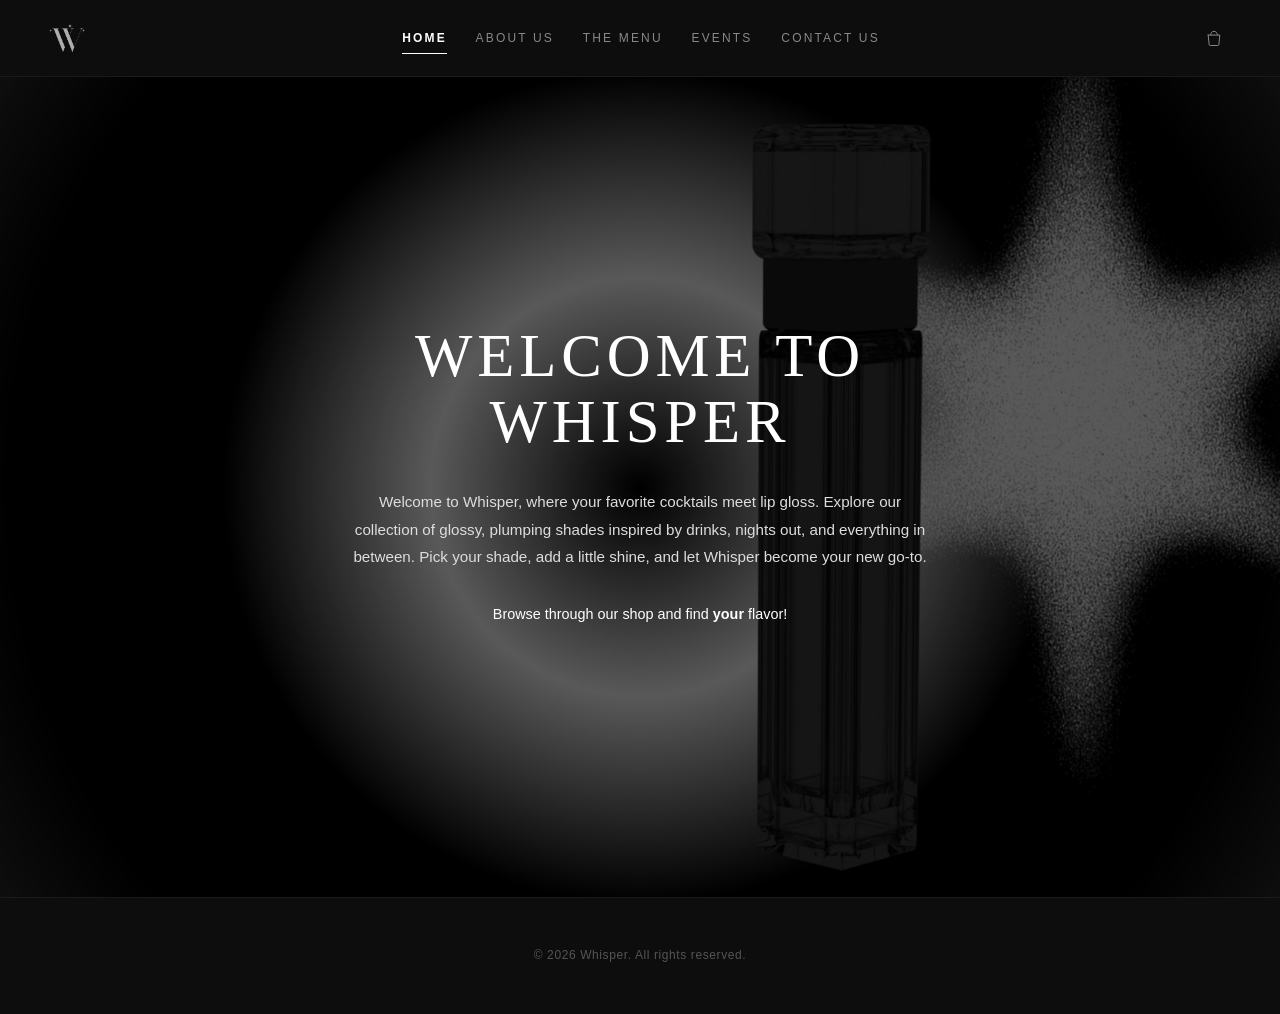
<file: index.html>
<!DOCTYPE html>
<html lang="en">
<head>
    <meta charset="UTF-8">
    <meta name="viewport" content="width=device-width, initial-scale=1.0">
    <link rel="stylesheet" href="css/styles.css">
    <title>Whisper | Home</title>
</head>
<body>

<header class="site-header">
    <!-- Brand Logo -->
    <a href="index.html" class="logo-link" aria-label="Whisper Home">
        <img src="images/whisper_logo.png" alt="Whisper Logo" class="logo-img">
    </a>

    <!-- Main Navigation Links -->
    <nav class="main-nav" aria-label="Main Navigation">
        <a href="index.html"class="active">HOME</a>
        <a href="about.html">ABOUT US</a>
        <a href="menu.html">THE MENU</a>
        <a href="events.html">EVENTS</a>
        <a href="contact.html">CONTACT US</a>
    </nav>

    <!-- Cart / Bag Link with Inline SVG -->
    <div class="header-actions">
        <a href="cart.html" class="cart-link" aria-label="Shopping Bag">
            <svg class="tote-icon" viewBox="0 0 24 24" fill="none" xmlns="http://www.w3.org/2000/svg">
                <!-- Curved Handles -->
                <path d="M8 8C8 5.79086 9.79086 4 12 4C14.2091 4 16 5.79086 16 8" stroke="currentColor" stroke-width="1.2" stroke-linecap="round"/>
                <!-- Curved Tote Body -->
                <path d="M5 8.5H19L17.8 20C17.7 20.6 17.2 21 16.6 21H7.4C6.8 21 6.3 20.6 6.2 20L5 8.5Z" stroke="currentColor" stroke-width="1.2" stroke-linecap="round" stroke-linejoin="round"/>
            </svg>
            <span class="cart-label"></span>
        </a>
    </div>
</header>

    <main>
        <section class="hero-grind">
            <article class="hero-content">
                <h1>WELCOME TO<br>WHISPER</h1>
                <p>Welcome to Whisper, where your favorite cocktails meet lip gloss. 
                    Explore our collection of glossy, plumping shades inspired by drinks, nights out, 
                    and everything in between. Pick your shade, add a little shine, and let Whisper become your new go-to.</p>
                <p class="hero-subtext">Browse through our shop and find<strong> your</strong> flavor!</p>
            </article>
            
            <div class="hero-media">
                <div class="hero-image-wrapper">
                    <img src="images/hero_image.jpg" alt="Whisper Luxury Lip Gloss Bottle">
                </div>
            </div>

        </section>
    </main>

    <!-- Page Footer -->
    <footer class="site-footer">
        <p>&copy; 2026 Whisper. All rights reserved.</p>
    </footer>

</body>
</html>
</file>
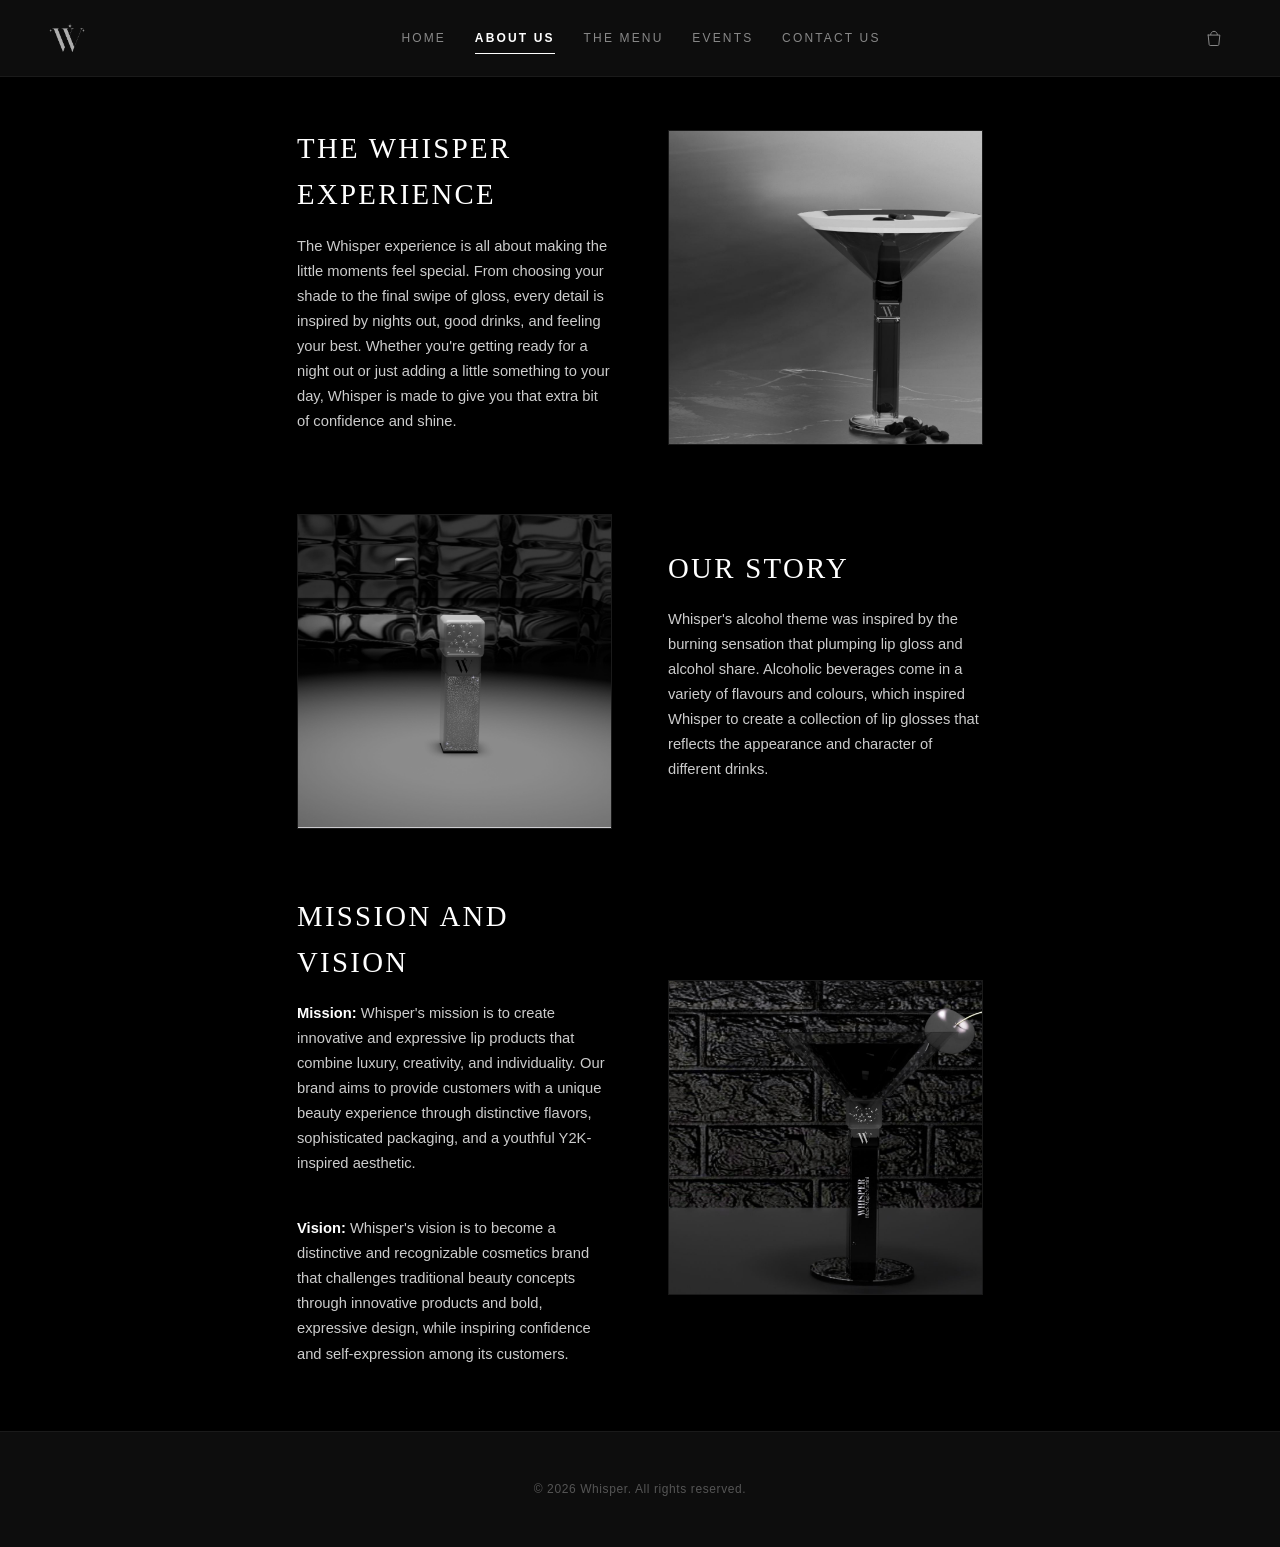
<file: about.html>
<!DOCTYPE html>
<html lang="en">
<head>
    <meta charset="UTF-8">
    <meta name="viewport" content="width=device-width, initial-scale=1.0">
    <link rel="stylesheet" href="css/styles.css">
    <title>Whisper | About Us</title>
</head>
<body>

<header class="site-header">
    <!-- Brand Logo -->
    <a href="index.html" class="logo-link" aria-label="Whisper Home">
        <img src="images/whisper_logo.png" alt="Whisper Logo" class="logo-img">
    </a>

    <!-- Main Navigation Links -->
    <nav class="main-nav" aria-label="Main Navigation">
        <a href="index.html">HOME</a>
        <a href="about.html"class="active">ABOUT US</a>
        <a href="menu.html">THE MENU</a>
        <a href="events.html">EVENTS</a>
        <a href="contact.html">CONTACT US</a>
    </nav>

    <!-- Cart / Bag Link with Inline SVG -->
    <div class="header-actions">
        <a href="cart.html" class="cart-link" aria-label="Shopping Bag">
            <svg class="tote-icon" viewBox="0 0 24 24" fill="none" xmlns="http://www.w3.org/2000/svg">
                <!-- Curved Handles -->
                <path d="M8 8C8 5.79086 9.79086 4 12 4C14.2091 4 16 5.79086 16 8" stroke="currentColor" stroke-width="1.2" stroke-linecap="round"/>
                <!-- Curved Tote Body -->
                <path d="M5 8.5H19L17.8 20C17.7 20.6 17.2 21 16.6 21H7.4C6.8 21 6.3 20.6 6.2 20L5 8.5Z" stroke="currentColor" stroke-width="1.2" stroke-linecap="round" stroke-linejoin="round"/>
            </svg>
            <span class="cart-label"></span>
        </a>
    </div>
    </header>

    <main>
        <section class="about-section">

            <!-- The Whisper Experience -->
            <article class="text-image-block">
                <div class="block-text">
                    <h1>THE WHISPER EXPERIENCE</h1>
                    <p>The Whisper experience is all about making the little moments feel special. 
                        From choosing your shade to the final swipe of gloss, 
                        every detail is inspired by nights out, good drinks, and feeling your best. 
                        Whether you're getting ready for a night out or just adding a little something to your day, 
                        Whisper is made to give you that extra bit of confidence and shine.</p>
                </div>
                <div class="block-media">
                    <img src="images/our_story.jpg" alt="The Whisper Experience Product Concept">
                </div>
            </article>

            <!-- Our Story -->
            <article class="text-image-block">
                <div class="block-text">
                    <h2>OUR STORY</h2>
                    <p>Whisper's alcohol theme was inspired by the burning sensation that plumping lip gloss and alcohol share. 
                        Alcoholic beverages come in a variety of flavours and colours, 
                        which inspired Whisper to create a collection of lip glosses that reflects the appearance 
                        and character of different drinks.</p>
                </div>
                <div class="block-media">
                    <img src="images/why_whisper.jpg" alt="Whisper Lip Gloss Collection Inspired by Drinks">
                </div>
            </article>

            <!-- Mission & Vision -->
            <article class="text-image-block">
                <div class="block-text">
                    <h2>MISSION AND VISION</h2>
                    <p><strong>Mission:</strong> 
                        Whisper's mission is to create innovative and expressive lip products that combine luxury, 
                        creativity, and individuality. Our brand aims to provide customers with a unique beauty experience 
                        through distinctive flavors, sophisticated packaging, and a youthful Y2K-inspired aesthetic.</p> <br>
                    <p><strong>Vision:</strong> 
                        Whisper's vision is to become a distinctive and recognizable cosmetics brand that challenges 
                        traditional beauty concepts through innovative products and bold, expressive design, while inspiring 
                        confidence and self-expression among its customers.</p>
                </div>
                <div class="block-media">
                    <img src="images/mission_vision.jpg" alt="Whisper Mission and Vision Aesthetic">
                </div>
            </article>

        </section>
    </main>

    <!-- Site Footer -->
    <footer class="site-footer">
        <p>&copy; 2026 Whisper. All rights reserved.</p>
    </footer>

</body>
</html>
</file>
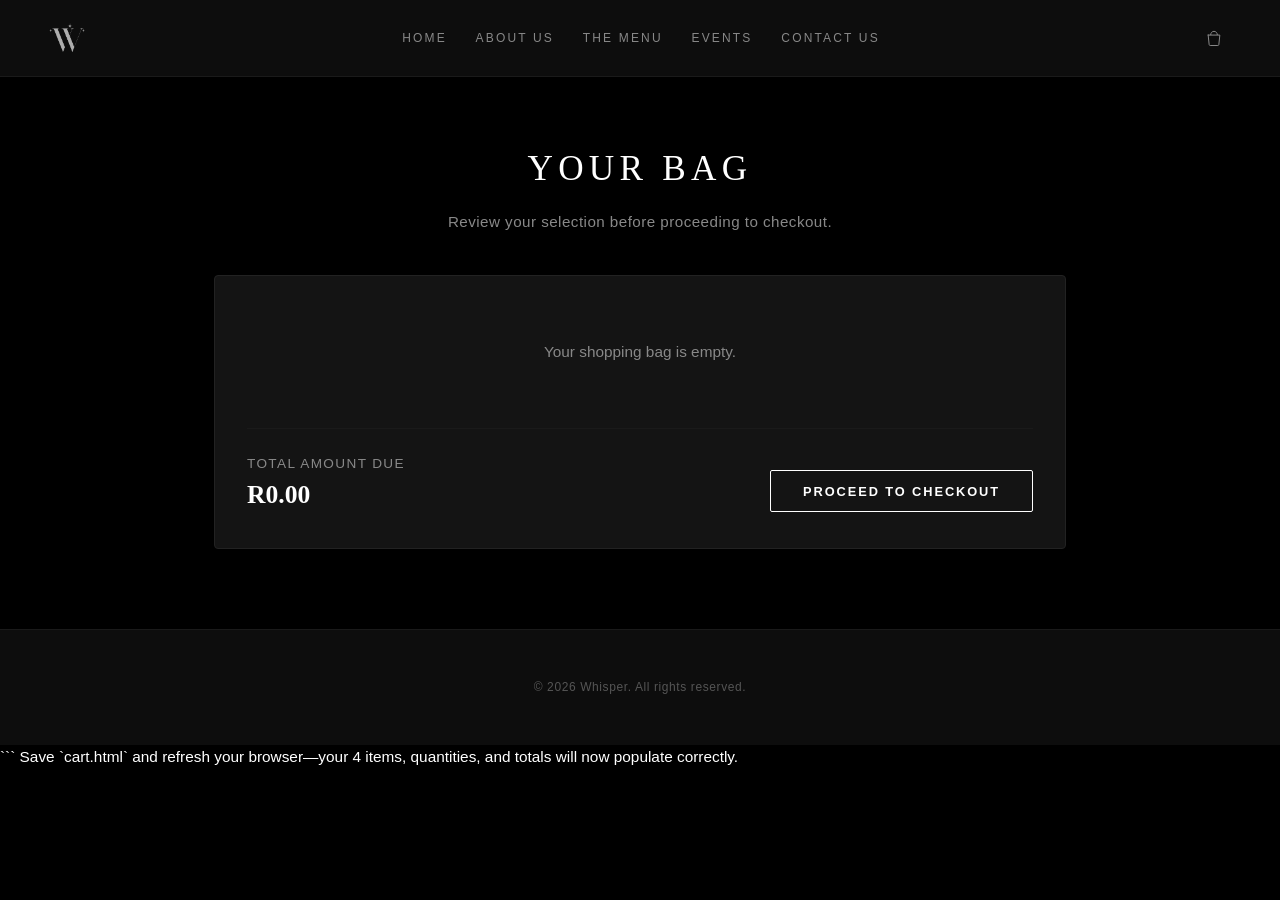
<file: cart.html>
<!DOCTYPE html>
<html lang="en">
<head>
    <meta charset="UTF-8">
    <meta name="viewport" content="width=device-width, initial-scale=1.0">
    <link rel="stylesheet" href="css/styles.css">
    <title>Whisper | Cart</title>
</head>
<body>

    <header class="site-header">
        <!-- Brand Logo -->
        <a href="index.html" class="logo-link" aria-label="Whisper Home">
            <img src="images/whisper_logo.png" alt="Whisper Logo" class="logo-img">
        </a>

        <!-- Main Navigation Links -->
        <nav class="main-nav" aria-label="Main Navigation">
            <a href="index.html">HOME</a>
            <a href="about.html">ABOUT US</a>
            <a href="menu.html">THE MENU</a>
            <a href="events.html">EVENTS</a>
            <a href="contact.html">CONTACT US</a>
        </nav>

        <!-- Cart / Bag Link with Inline SVG -->
        <div class="header-actions">
            <a href="cart.html" class="cart-link active" aria-label="Shopping Bag">
                <svg class="tote-icon" viewBox="0 0 24 24" fill="none" xmlns="http://www.w3.org/2000/svg">
                    <!-- Curved Handles -->
                    <path d="M8 8C8 5.79086 9.79086 4 12 4C14.2091 4 16 5.79086 16 8" stroke="currentColor" stroke-width="1.2" stroke-linecap="round"/>
                    <!-- Curved Tote Body -->
                    <path d="M5 8.5H19L17.8 20C17.7 20.6 17.2 21 16.6 21H7.4C6.8 21 6.3 20.6 6.2 20L5 8.5Z" stroke="currentColor" stroke-width="1.2" stroke-linecap="round" stroke-linejoin="round"/>
                </svg>
                <span class="cart-label"></span>
            </a>
        </div>
    </header>

    <!-- CART CONTENT -->
    <main class="events-hero">
        <h1>YOUR BAG</h1>
        <p>Review your selection before proceeding to checkout.</p>
    </main>

    <div class="events-container" style="max-width: 900px;">
        <div class="event-card" style="grid-template-columns: 1fr; display: block; padding: 2rem;">
            
            <!-- JavaScript will dynamically inject items or the empty message here -->
            <div id="cartItemsContainer"></div>

            <!-- Grand Total Section -->
            <div id="cartSummarySection" style="margin-top: 2rem; border-top: 1px solid var(--border-color); padding-top: 1.5rem; display: flex; justify-content: space-between; align-items: center;">
                <div>
                    <p style="font-size: 0.85rem; color: var(--text-muted); text-transform: uppercase; letter-spacing: 0.1em;">Total Amount Due</p>
                    <h2 id="cartTotalAmount" style="font-size: 1.6rem; font-family: var(--font-heading); color: var(--text-main);">R0.00</h2>
                </div>
                <button type="button" class="btn" onclick="alert('Proceeding to secure checkout...')" style="width: auto; padding: 0.8rem 2rem;">Proceed to Checkout</button>
            </div>

        </div>
    </div>

    <!-- SITE FOOTER -->
    <footer class="site-footer">
        <p>&copy; 2026 Whisper. All rights reserved.</p>
    </footer>

    <!-- CRITICAL: REQUIRED TO LOAD JAVASCRIPT CART RENDERING -->
    <script src="js/main.js"></script>
</body>
</html>

```

Save `cart.html` and refresh your browser—your 4 items, quantities, and totals will now populate correctly.
</file>
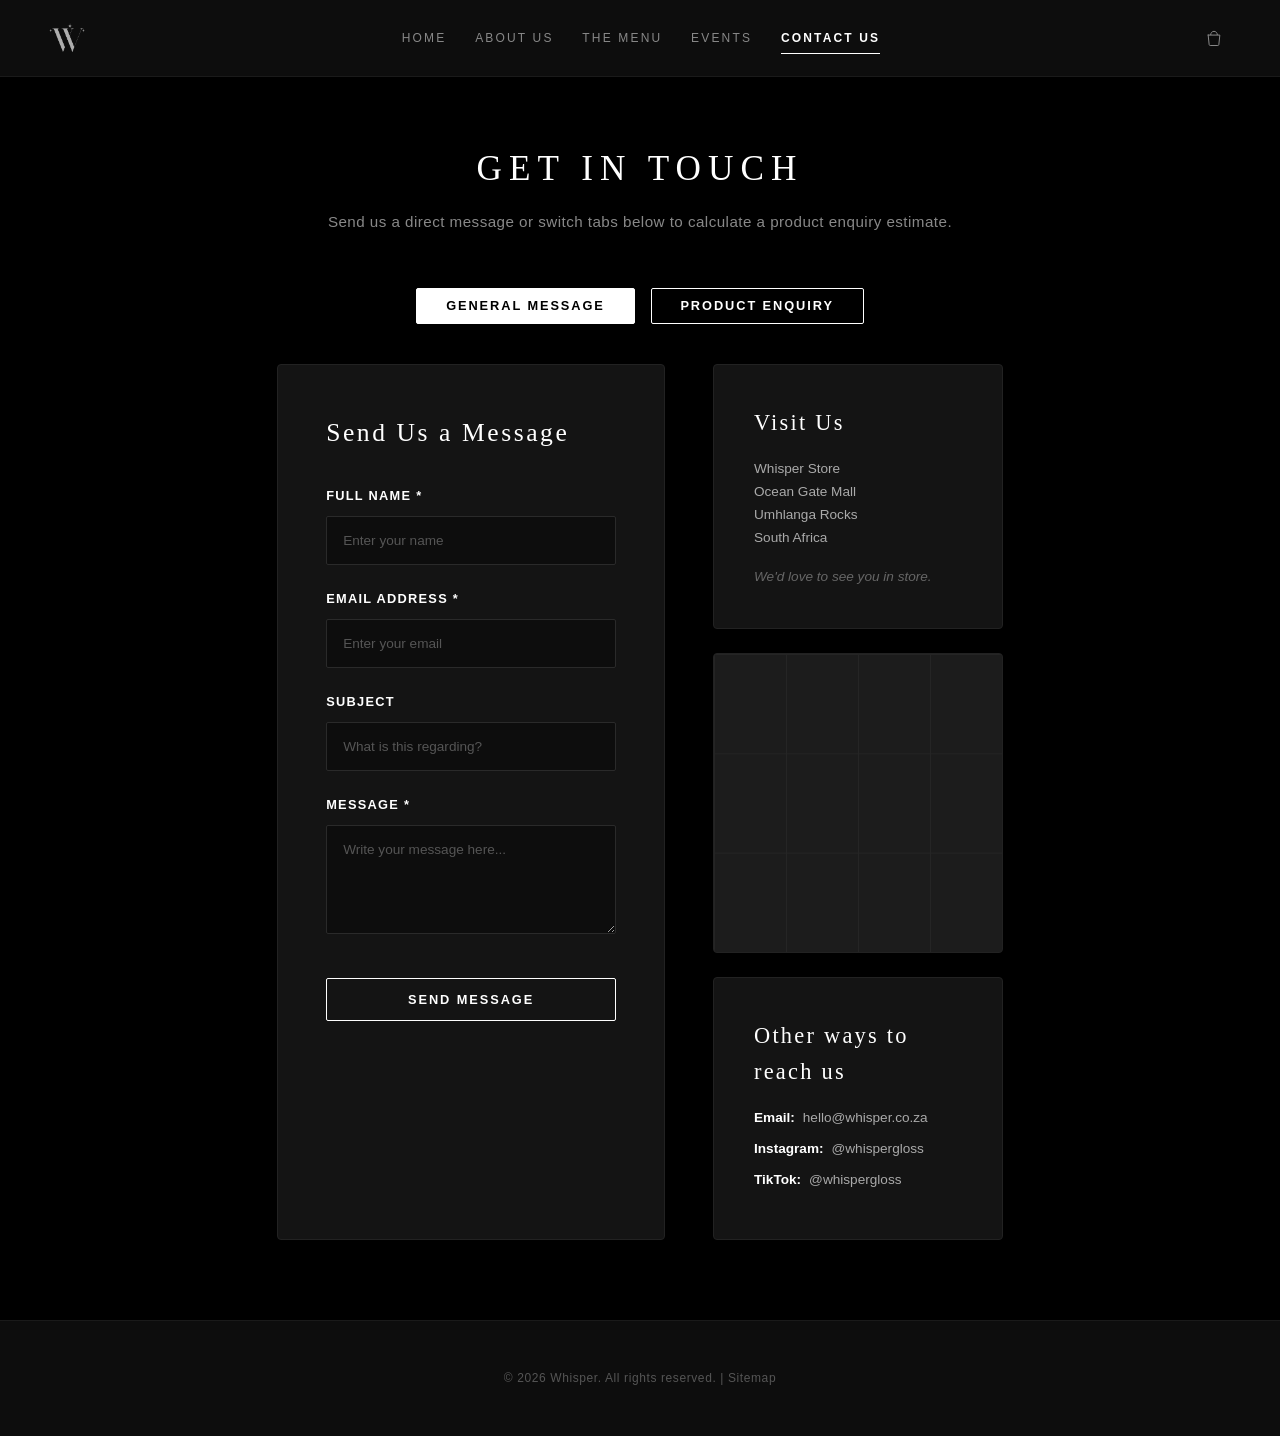
<file: contact.html>
<!DOCTYPE html>
<html lang="en">
<head>
    <meta charset="UTF-8">
    <meta name="viewport" content="width=device-width, initial-scale=1.0">
    <meta name="description" content="Contact Whisper luxury cosmetics. Send a general message or calculate product order estimates for our cocktail, shooter, and after-hours lip plumper lines.">
    <meta name="keywords" content="Whisper cosmetics contact, luxury lip gloss Durban, lip plumper enquiry, Umhlanga cosmetics store">
    <link rel="stylesheet" href="css/styles.css">
    <title>Whisper | Contact Us & Product Enquiry</title>
</head>
<body>

<header class="site-header">
    <!-- Brand Logo -->
    <a href="index.html" class="logo-link" aria-label="Whisper Home">
        <img src="images/whisper_logo.png" alt="Whisper Logo" class="logo-img">
    </a>

    <!-- Main Navigation Links -->
    <nav class="main-nav" aria-label="Main Navigation">
        <a href="index.html">HOME</a>
        <a href="about.html">ABOUT US</a>
        <a href="menu.html">THE MENU</a>
        <a href="events.html">EVENTS</a>
        <a href="contact.html" class="active">CONTACT US</a>
    </nav>

    <!-- Cart / Bag Link with Inline SVG -->
    <div class="header-actions">
        <a href="cart.html" class="cart-link" aria-label="Shopping Bag">
            <svg class="tote-icon" viewBox="0 0 24 24" fill="none" xmlns="http://www.w3.org/2000/svg">
                <!-- Curved Handles -->
                <path d="M8 8C8 5.79086 9.79086 4 12 4C14.2091 4 16 5.79086 16 8" stroke="currentColor" stroke-width="1.2" stroke-linecap="round"/>
                <!-- Curved Tote Body -->
                <path d="M5 8.5H19L17.8 20C17.7 20.6 17.2 21 16.6 21H7.4C6.8 21 6.3 20.6 6.2 20L5 8.5Z" stroke="currentColor" stroke-width="1.2" stroke-linecap="round" stroke-linejoin="round"/>
            </svg>
            <span class="cart-label"></span>
        </a>
    </div>
</header>

<!-- Contact Us Main -->
<main class="contact-page">

    <!-- Header Section -->
    <section class="contact-intro">
        <h1>GET IN TOUCH</h1>
        <p>Send us a direct message or switch tabs below to calculate a product enquiry estimate.</p>
    </section>

    <!-- Form Type Toggle Buttons -->
    <div style="display: flex; justify-content: center; gap: 1rem; margin-bottom: 2.5rem;">
        <button id="tabContactBtn" type="button" class="btn active-tab" onclick="switchForm('contact')" style="width: auto; padding: 0.6rem 1.8rem; background: var(--text-main, #ffffff); color: var(--bg-dark, #000000);">General Message</button>
        <button id="tabEnquiryBtn" type="button" class="btn" onclick="switchForm('enquiry')" style="width: auto; padding: 0.6rem 1.8rem; background: transparent; color: var(--text-main, #ffffff);">Product Enquiry</button>
    </div>

    <div class="contact-grid">

        <!-- Dynamic Form Section -->
        <section class="contact-form-section">
            
            <!-- FORM 1: GENERAL CONTACT MESSAGE -->
            <form id="contactForm" action="#" method="post" class="contact-form" novalidate>
                <h2>Send Us a Message</h2>
                
                <div class="form-group">
                    <label for="contactName">Full Name *</label>
                    <input type="text" id="contactName" name="name" placeholder="Enter your name" required minlength="2">
                    <span class="error-msg" id="contactNameError" style="color: #e74c3c; font-size: 0.75rem; display: none; margin-top: 0.3rem;">Please enter your full name (at least 2 characters).</span>
                </div>

                <div class="form-group">
                    <label for="contactEmail">Email Address *</label>
                    <input type="email" id="contactEmail" name="email" placeholder="Enter your email" required>
                    <span class="error-msg" id="contactEmailError" style="color: #e74c3c; font-size: 0.75rem; display: none; margin-top: 0.3rem;">Please enter a valid email address.</span>
                </div>

                <div class="form-group">
                    <label for="contactSubject">Subject</label>
                    <input type="text" id="contactSubject" name="subject" placeholder="What is this regarding?">
                </div>

                <div class="form-group">
                    <label for="contactMessage">Message *</label>
                    <textarea id="contactMessage" name="message" rows="5" placeholder="Write your message here..." required></textarea>
                    <span class="error-msg" id="contactMsgError" style="color: #e74c3c; font-size: 0.75rem; display: none; margin-top: 0.3rem;">Please enter your message.</span>
                </div>

                <button type="submit" class="btn">Send Message</button>
            </form>

            <!-- FORM 2: PRODUCT ENQUIRY & ESTIMATE (Hidden by default) -->
            <form id="enquiryForm" action="#" method="post" class="contact-form" novalidate style="display: none;">
                <h2>Product Enquiry & Estimate</h2>

                <div class="form-group">
                    <label for="enquiryName">Full Name *</label>
                    <input type="text" id="enquiryName" name="name" placeholder="Enter your name" required minlength="2">
                    <span class="error-msg" id="enquiryNameError" style="color: #e74c3c; font-size: 0.75rem; display: none; margin-top: 0.3rem;">Please enter your full name.</span>
                </div>

                <div class="form-group">
                    <label for="enquiryEmail">Email Address *</label>
                    <input type="email" id="enquiryEmail" name="email" placeholder="Enter your email" required>
                    <span class="error-msg" id="enquiryEmailError" style="color: #e74c3c; font-size: 0.75rem; display: none; margin-top: 0.3rem;">Please enter a valid email address.</span>
                </div>

                <div class="form-group">
                    <label for="productSelect">Select Product *</label>
                    <select id="productSelect" name="product" required style="width: 100%; padding: 1rem; background-color: #0d0d0d; color: #ffffff; border: 1px solid #2a2a2a; border-radius: 2px; font-family: Arial, sans-serif;">
                        <option value="">-- Choose a product --</option>
                        
                        <!-- THE COCKTAIL LINE (R120) -->
                        <option value="Cocktail Line - Mojito" data-price="120">Mojito (Cocktail Line - R120)</option>
                        <option value="Cocktail Line - Champagne" data-price="120">Champagne (Cocktail Line - R120)</option>
                        <option value="Cocktail Line - Strawberry Daiquiri" data-price="120">Strawberry Daiquiri (Cocktail Line - R120)</option>
                        <option value="Cocktail Line - Raspberry Cosmo" data-price="120">Raspberry Cosmo (Cocktail Line - R120)</option>
                        <option value="Cocktail Line - Cherry Manhattan" data-price="120">Cherry Manhattan (Cocktail Line - R120)</option>
                        <option value="Cocktail Line - Espresso Martini" data-price="120">Espresso Martini (Cocktail Line - R120)</option>

                        <!-- THE SHOOTER LINE (R75) -->
                        <option value="Shooter Line - Liquid Cocaine Shot" data-price="75">Liquid Cocaine Shot (Shooter Line - R75)</option>
                        <option value="Shooter Line - Fireball Shot" data-price="75">Fireball Shot (Shooter Line - R75)</option>
                        <option value="Shooter Line - Woo Woo Shot" data-price="75">Woo Woo Shot (Shooter Line - R75)</option>
                        <option value="Shooter Line - Jello Shot" data-price="75">Jello Shot (Shooter Line - R75)</option>
                        <option value="Shooter Line - Blow Job Shot" data-price="75">Blow Job Shot (Shooter Line - R75)</option>
                        <option value="Shooter Line - Black Russian Shot" data-price="75">Black Russian Shot (Shooter Line - R75)</option>

                        <!-- THE AFTER HOURS LINE (R150) -->
                        <option value="After Hours Line - Drunk Ghost" data-price="150">Drunk Ghost (After Hours Line - R150)</option>
                        <option value="After Hours Line - Pumpkinspice Cocktail" data-price="150">Pumpkinspice Cocktail (After Hours Line - R150)</option>
                        <option value="After Hours Line - Poison Apple" data-price="150">Poison Apple (After Hours Line - R150)</option>
                        <option value="After Hours Line - Purple Man Eater" data-price="150">Purple Man Eater (After Hours Line - R150)</option>
                        <option value="After Hours Line - Vampire's Kiss" data-price="150">Vampire's Kiss (After Hours Line - R150)</option>
                        <option value="After Hours Line - Black Magic Martini" data-price="150">Black Magic Martini (After Hours Line - R150)</option>
                    </select>
                    <span class="error-msg" id="productError" style="color: #e74c3c; font-size: 0.75rem; display: none; margin-top: 0.3rem;">Please select a product.</span>
                </div>

                <div class="form-group">
                    <label for="quantity">Quantity Required</label>
                    <input type="number" id="quantity" name="quantity" min="1" max="100" value="1">
                </div>

                <div class="form-group">
                    <label for="enquiryDetails">Customization Notes</label>
                    <textarea id="enquiryDetails" name="details" rows="3" placeholder="Specify any custom shade preferences or order notes..."></textarea>
                </div>

                <button type="submit" class="btn">Calculate Estimate & Check Stock</button>
            </form>

            <!-- Dynamic Feedback Output Container -->
            <div id="enquiryFeedback" style="display: none; margin-top: 1.5rem; padding: 1.5rem; background-color: #1a1a1a; border: 1px solid #c5a059; border-radius: 4px;">
                <h3 style="color: #c5a059; font-size: 1.1rem; margin-bottom: 0.5rem; font-family: 'Times New Roman', serif;">ESTIMATE GENERATED</h3>
                <p id="feedbackText" style="font-size: 0.88rem; color: #cccccc; line-height: 1.6;"></p>
            </div>

        </section>

        <!-- Store Location & Hours -->
        <section class="contact-info-section">
            <div class="location-box">
                <h2>Visit Us</h2>
                <address>
                    Whisper Store<br>
                    Ocean Gate Mall<br>
                    Umhlanga Rocks<br>
                    South Africa
                </address>
                <p>We'd love to see you in store.</p>
            </div>

            <div class="map-wrapper">
                <iframe src="https://www.google.com/maps/embed?pb=!1m18!1m12!1m3!1d3464.81975955933!2d31.08359927628576!3d-29.7249798165372!2m3!1f0!2f0!3f0!3m2!1i1024!2i768!4f13.1!3m3!1m2!1s0x1ef70fd43ef4d2cd%3A0xb3272b3febe498d7!2sOceans%20Mall!5e0!3m2!1sen!2sza!4v1788187705487!5m2!1sen!2sza" 
                    style="border:0;" allowfullscreen="" loading="lazy" referrerpolicy="strict-origin-when-cross-origin" title="Whisper Store Location Map"></iframe>
            </div>

            <div class="direct-reach">
                <h2>Other ways to reach us</h2>
                <ul class="contact-links">
                    <li><strong>Email:</strong> <a href="mailto:hello@whisper.co.za">hello@whisper.co.za</a></li>
                    <li><strong>Instagram:</strong> <a href="https://instagram.com" target="_blank" rel="noopener">@whispergloss</a></li>
                    <li><strong>TikTok:</strong> <a href="https://tiktok.com" target="_blank" rel="noopener">@whispergloss</a></li>
                </ul>
            </div>
        </section>

    </div>

</main>

<!-- Site Footer -->
<footer class="site-footer">
    <p>&copy; 2026 Whisper. All rights reserved. | <a href="sitemap.html" style="color: inherit;">Sitemap</a></p>
</footer>

<script src="js/main.js"></script>
</body>
</html>
</file>
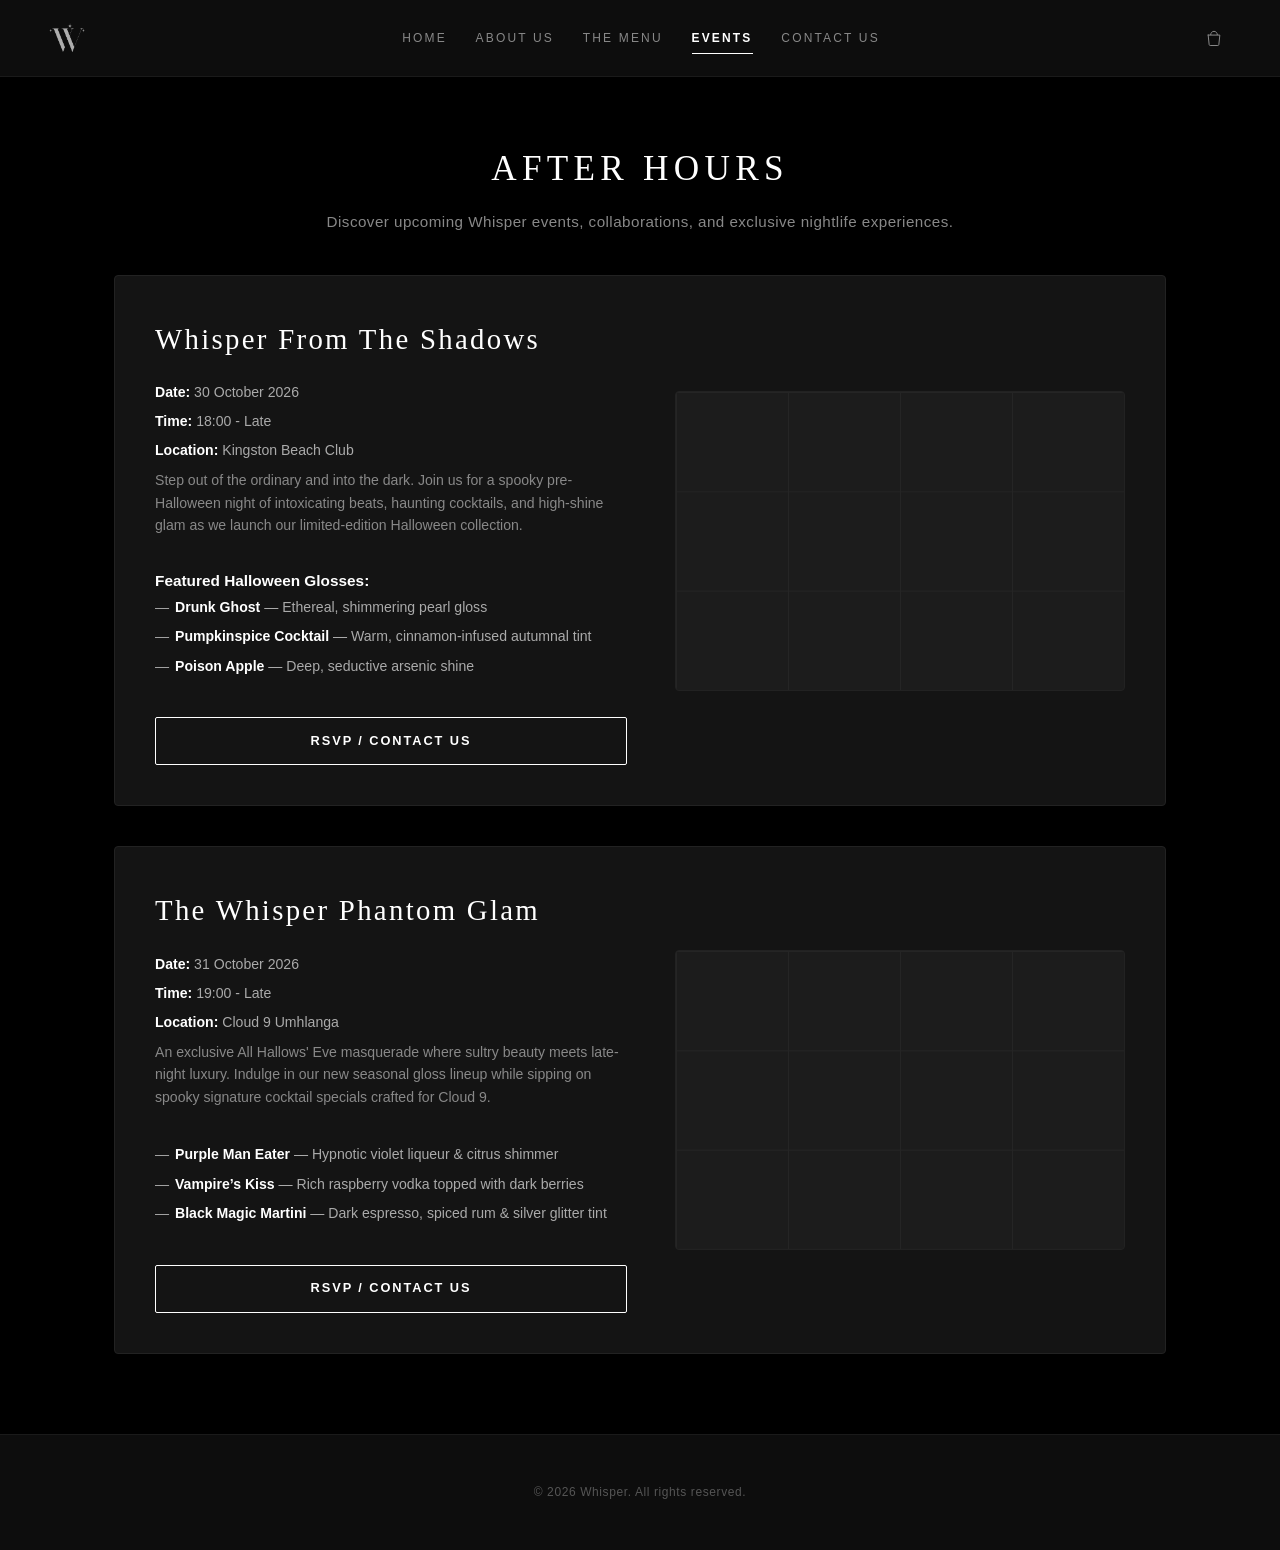
<file: events.html>
<!DOCTYPE html>
<html lang="en">
<head>
    <meta charset="UTF-8">
    <meta name="viewport" content="width=device-width, initial-scale=1.0">
    <link rel="stylesheet" href="css/styles.css">
    <title>Whisper | Events</title>
</head>
<body>

<header class="site-header">
    <!-- Brand Logo -->
    <a href="index.html" class="logo-link" aria-label="Whisper Home">
        <img src="images/whisper_logo.png" alt="Whisper Logo" class="logo-img">
    </a>

    <!-- Main Navigation Links -->
    <nav class="main-nav" aria-label="Main Navigation">
        <a href="index.html">HOME</a>
        <a href="about.html">ABOUT US</a>
        <a href="menu.html">THE MENU</a>
        <a href="events.html" class="active">EVENTS</a>
        <a href="contact.html">CONTACT US</a>
    </nav>

    <!-- Cart / Bag Link with Inline SVG -->
    <div class="header-actions">
        <a href="cart.html" class="cart-link" aria-label="Shopping Bag">
            <svg class="tote-icon" viewBox="0 0 24 24" fill="none" xmlns="http://www.w3.org/2000/svg">
                <!-- Curved Handles -->
                <path d="M8 8C8 5.79086 9.79086 4 12 4C14.2091 4 16 5.79086 16 8" stroke="currentColor" stroke-width="1.2" stroke-linecap="round"/>
                <!-- Curved Tote Body -->
                <path d="M5 8.5H19L17.8 20C17.7 20.6 17.2 21 16.6 21H7.4C6.8 21 6.3 20.6 6.2 20L5 8.5Z" stroke="currentColor" stroke-width="1.2" stroke-linecap="round" stroke-linejoin="round"/>
            </svg>
            <span class="cart-label"></span>
        </a>
    </div>
</header>

    <!-- Events -->
    <main>

        <!-- Page Header Section -->
        <section class="events-hero">
            <h1>AFTER HOURS</h1>
            <p>Discover upcoming Whisper events, collaborations, and exclusive nightlife experiences.</p>
        </section>

        <!-- Event List Container -->
        <div class="events-container">

            <!-- Whisper From The Shadows -->
            <article class="event-card">
                <div class="event-details">
                    <h2>Whisper From The Shadows</h2>
                    <p class="event-meta"><strong>Date:</strong> 30 October 2026</p>
                    <p class="event-meta"><strong>Time:</strong> 18:00 - Late</p>
                    <p class="event-meta"><strong>Location:</strong> Kingston Beach Club</p>
                    <p class="event-description">
                        Step out of the ordinary and into the dark. 
                        Join us for a spooky pre-Halloween night of intoxicating beats, 
                        haunting cocktails, and high-shine glam as we launch our 
                        limited-edition Halloween collection.
                    </p>
                    <p><strong>Featured Halloween Glosses:</strong></p>
                    <ul class="event-highlights">
                        <li><strong>Drunk Ghost</strong> — Ethereal, shimmering pearl gloss</li>
                        <li><strong>Pumpkinspice Cocktail</strong> — Warm, cinnamon-infused autumnal tint</li>
                        <li><strong>Poison Apple</strong> — Deep, seductive arsenic shine</li>
                    </ul>
                    <a href="contact.html" class="btn">RSVP / Contact Us</a>
                </div>

                <div class="map-wrapper">
                    <iframe src="https://www.google.com/maps/embed?pb=!1m18!1m12!1m3!1d3461.3356183683595!2d31.02700527524174!3d-29.825732821168184!2m3!1f0!2f0!3f0!3m2!1i1024!2i768!4f13.1!3m3!1m2!1s0x1ef707124037ea93%3A0xdbbf2f77f8b61518!2sKingston%20Beach%20Club!5e0!3m2!1sen!2sza!4v1791070178132!5m2!1sen!2sza" width="600" height="450" style="border:0;" allowfullscreen="" loading="lazy" referrerpolicy="strict-origin-when-cross-origin" title="Map to Kingston Beach Club"></iframe>
                </div>
            </article>

            <!-- The Whisper Phantom Glam -->
            <article class="event-card">
                <div class="event-details">
                    <h2>The Whisper Phantom Glam</h2>
                    <p class="event-meta"><strong>Date:</strong> 31 October 2026</p>
                    <p class="event-meta"><strong>Time:</strong> 19:00 - Late</p>
                    <p class="event-meta"><strong>Location:</strong> Cloud 9 Umhlanga</p>
                    <p class="event-description">
                        An exclusive All Hallows' Eve masquerade where sultry beauty
                        meets late-night luxury. Indulge in our new seasonal gloss lineup
                        while sipping on spooky signature cocktail specials crafted 
                        for Cloud 9.
                    </p>
                    <ul class="event-highlights">
                        <li><strong>Purple Man Eater</strong> — Hypnotic violet liqueur & citrus shimmer</li>
                        <li><strong>Vampire’s Kiss</strong> — Rich raspberry vodka topped with dark berries</li>
                        <li><strong>Black Magic Martini</strong> — Dark espresso, spiced rum & silver glitter tint</li>
                    </ul>
                    <a href="contact.html" class="btn">RSVP / Contact Us</a>
                </div>

                <div class="map-wrapper">
                    <iframe src="https://www.google.com/maps/embed?pb=!1m18!1m12!1m3!1d110764.52466335!2d30.8535762089709!3d-29.82412230871231!2m3!1f0!2f0!3f0!3m2!1i1024!2i768!4f13.1!3m3!1m2!1s0x1ef70f4375a7ef51%3A0xb61042e59c492206!2sCloud%209%20Umhlanga!5e0!3m2!1sen!2sza!4v1788186731028!5m2!1sen!2sza" width="600" height="450" style="border:0;" allowfullscreen="" loading="lazy" referrerpolicy="strict-origin-when-cross-origin" title="Map to Cloud 9 Umhlanga"></iframe>
                </div>
            </article>

        </div>

    </main>

    <!-- Site Footer -->
    <footer class="site-footer">
        <p>&copy; 2026 Whisper. All rights reserved.</p>
    </footer>

</body>
</html>
</file>
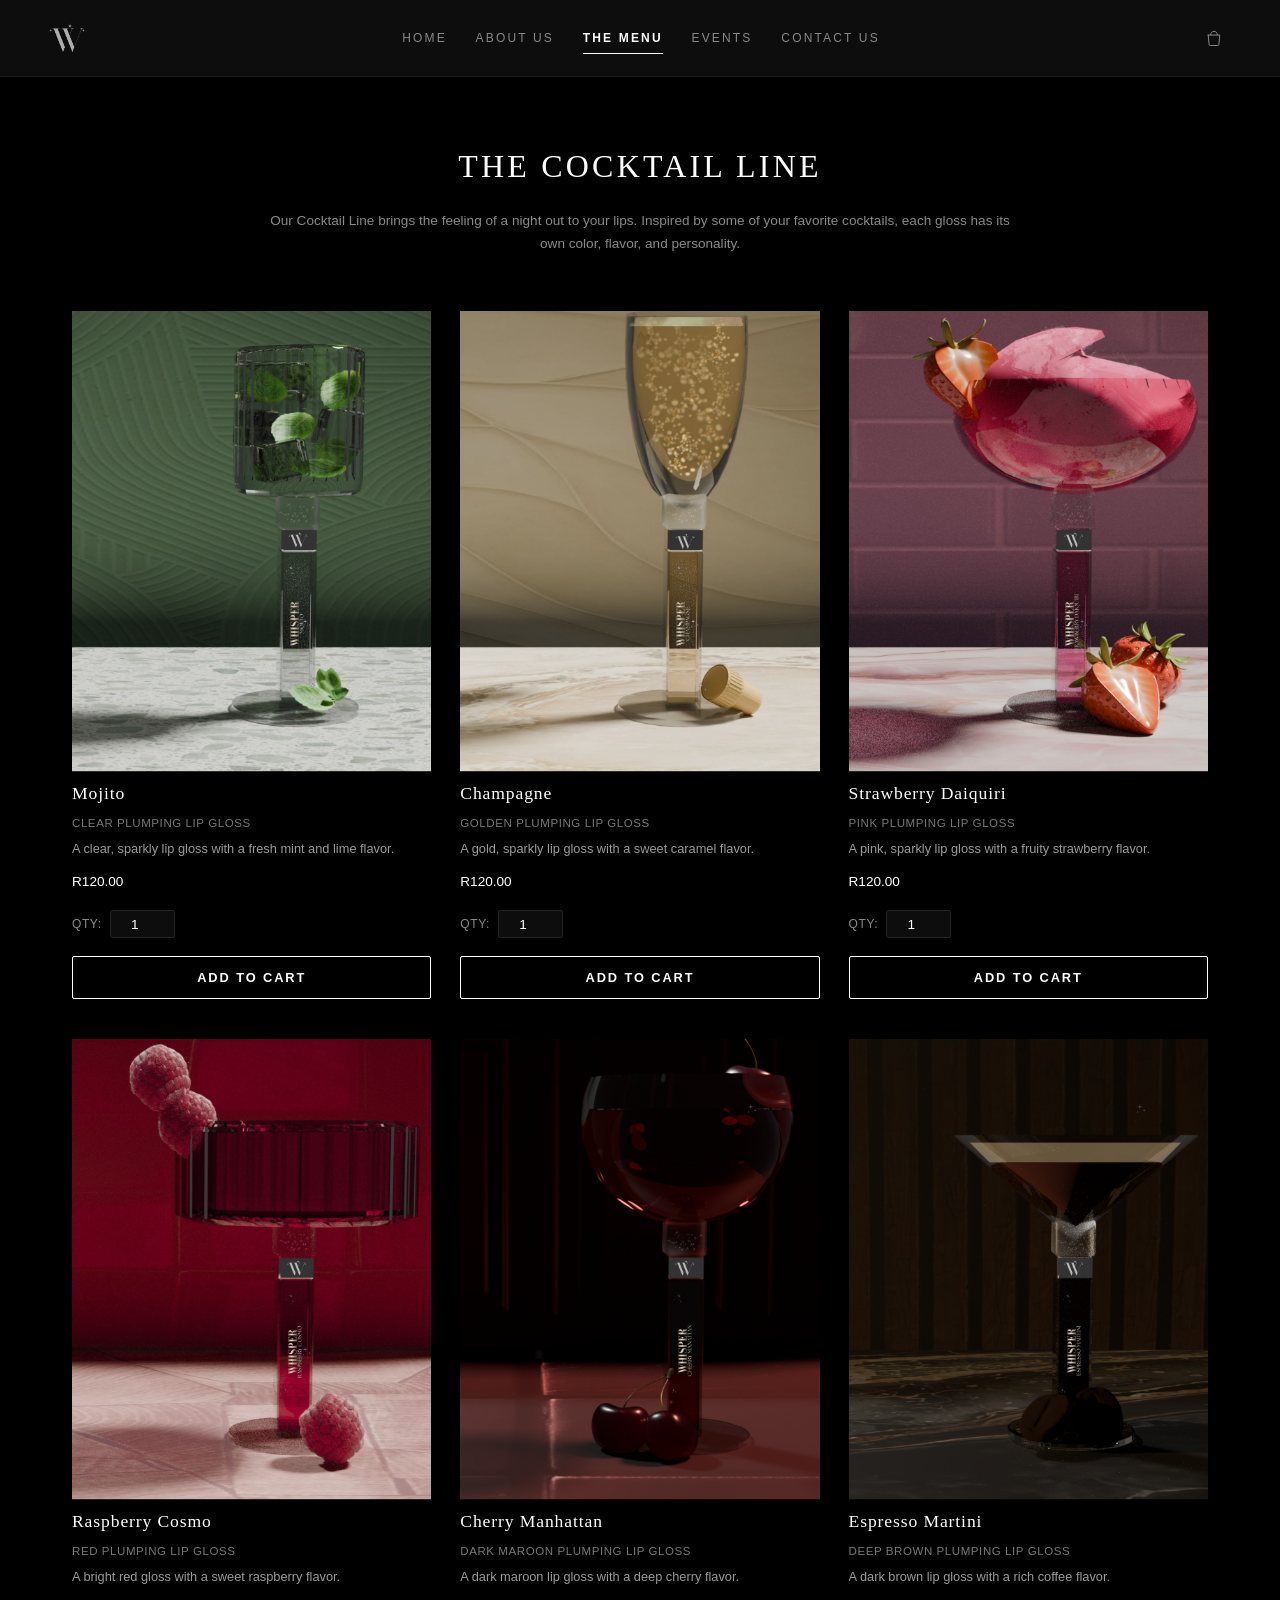
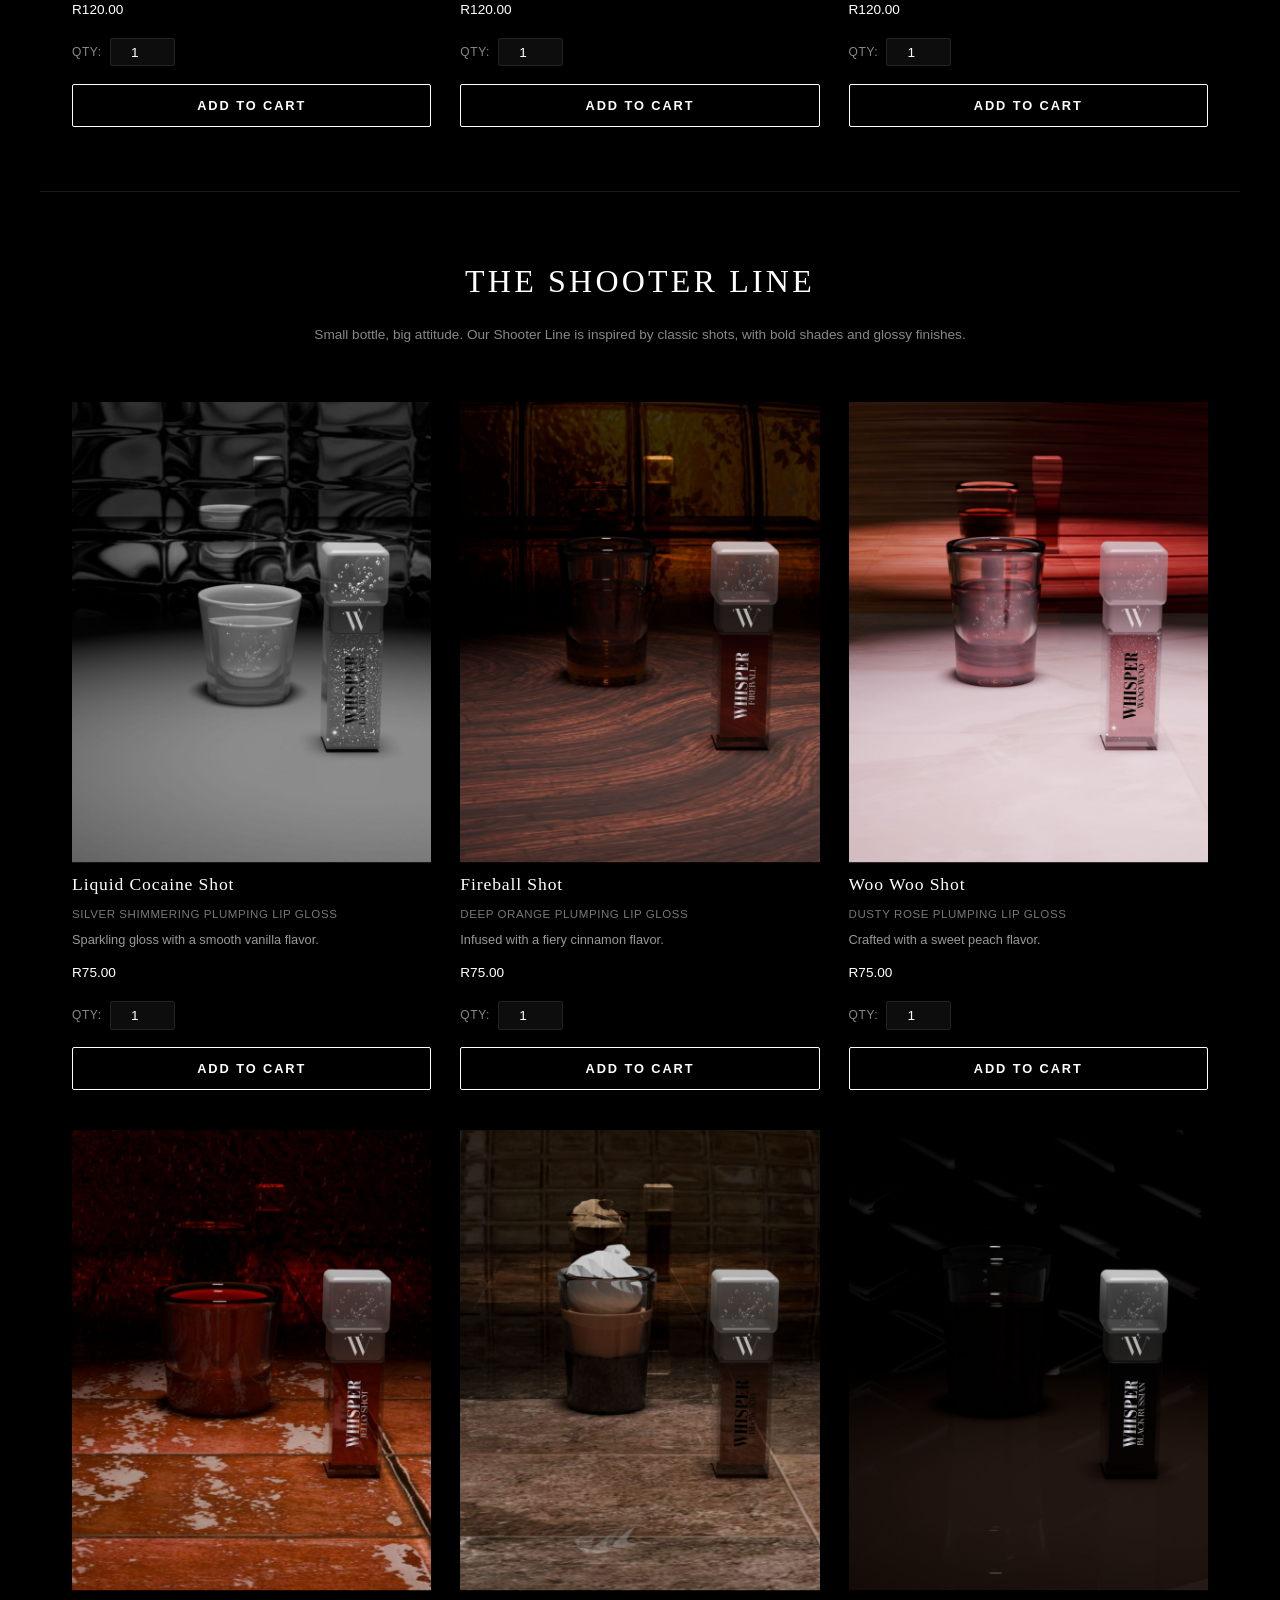
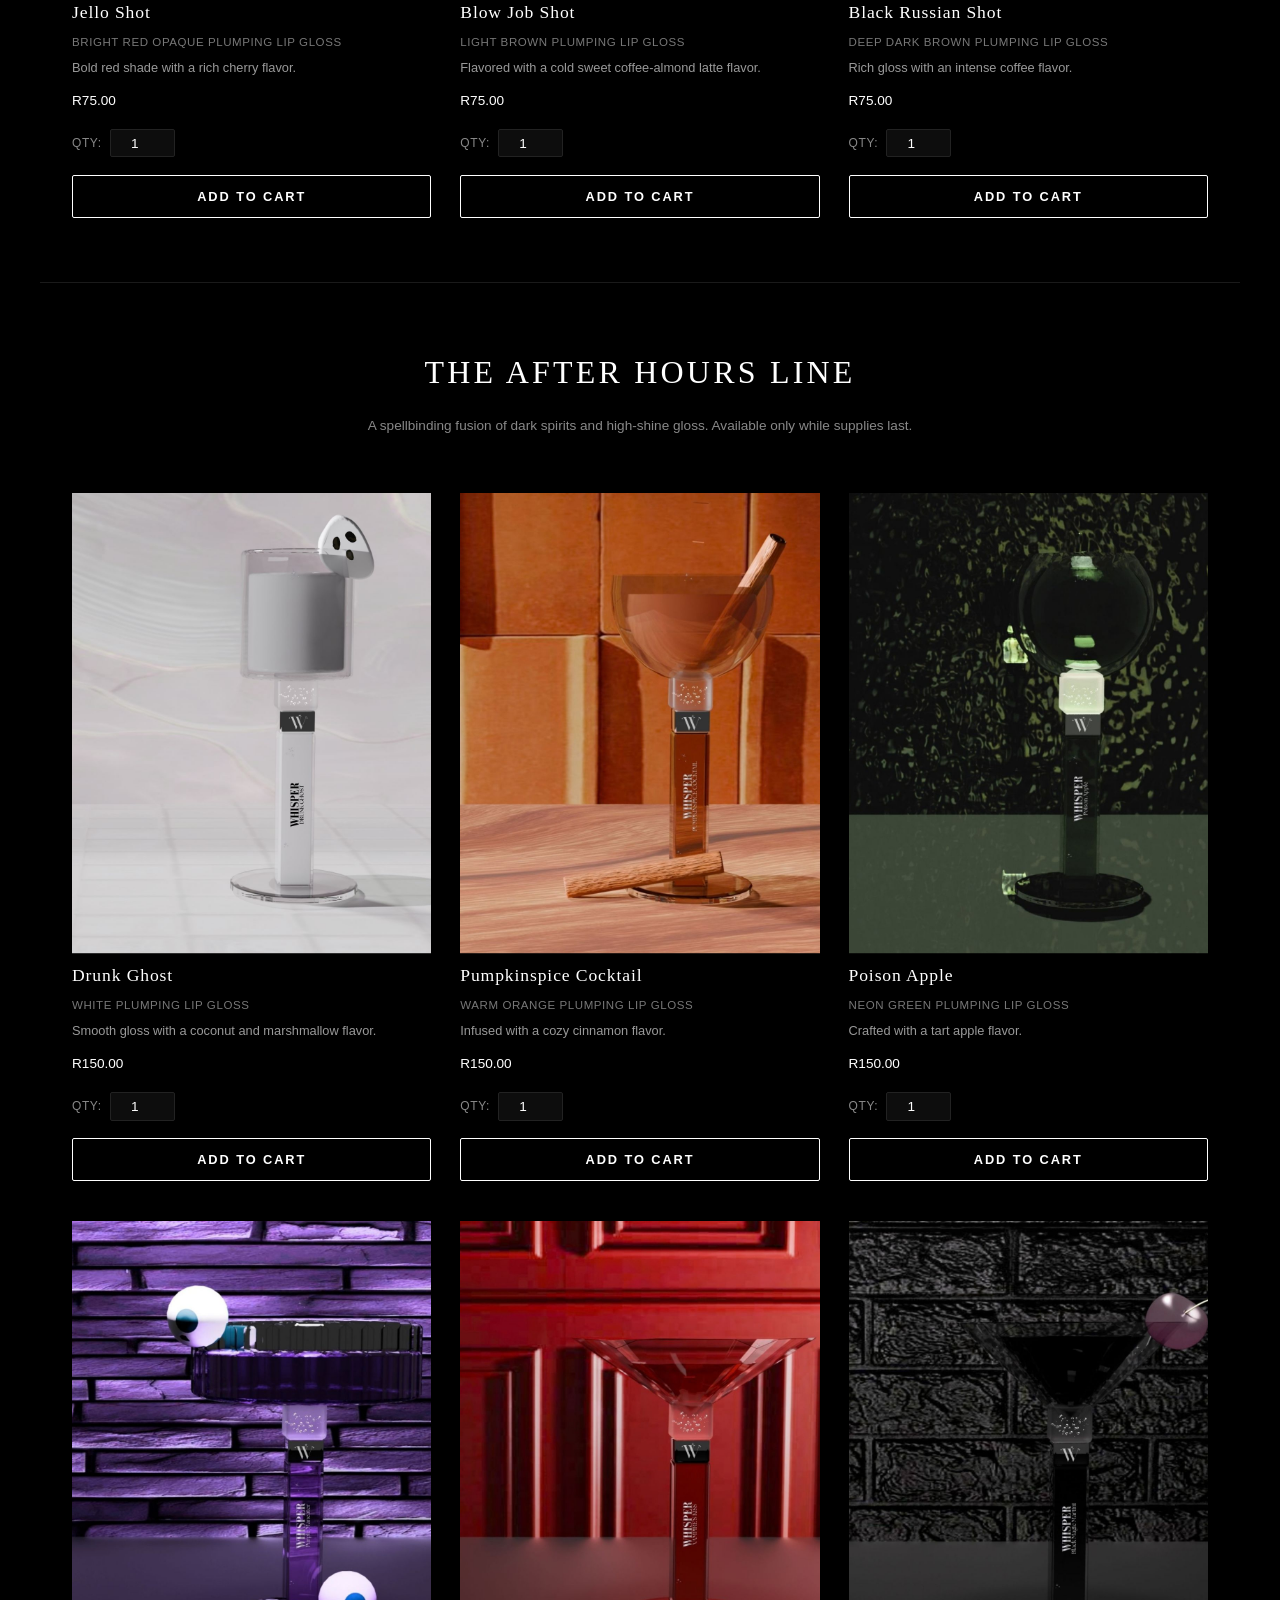
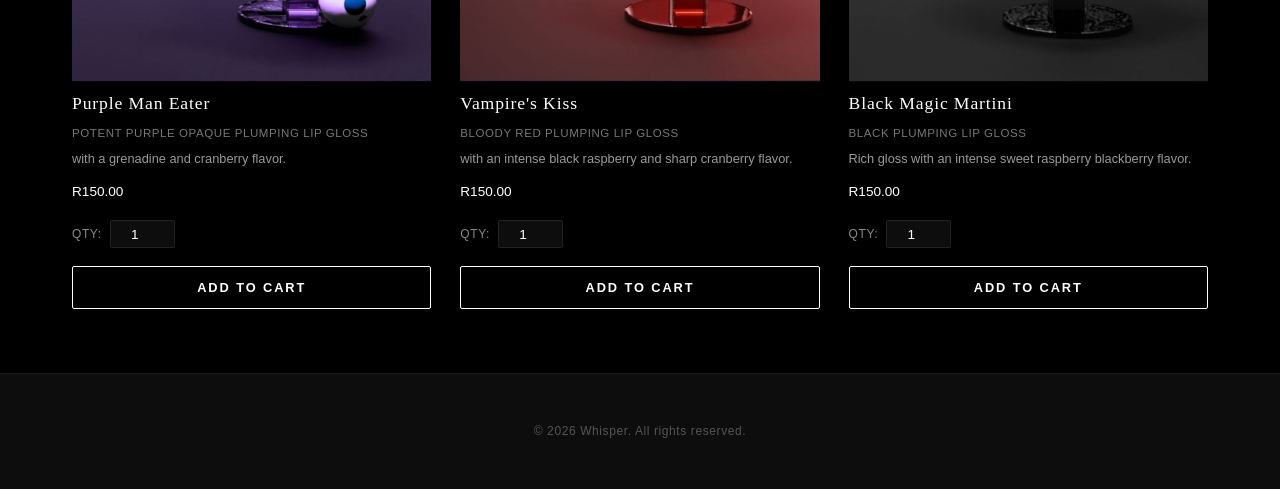
<file: menu.html>
<!DOCTYPE html>
<html lang="en">
<head>
    <meta charset="UTF-8">
    <meta name="viewport" content="width=device-width, initial-scale=1.0">
    <meta name="description" content="Explore the Whisper luxury lip gloss menu. Discover the Cocktail Line, Shooter Line, and After Hours Line featuring custom flavors, plumping tingle, and pricing in ZAR.">
    <link rel="stylesheet" href="css/styles.css">
    <title>Whisper | The Menu</title>
</head>
<body>

<header class="site-header">
    <a href="index.html" class="logo-link" aria-label="Whisper Home">
        <img src="images/whisper_logo.png" alt="Whisper Logo" class="logo-img">
    </a>

    <nav class="main-nav" aria-label="Main Navigation">
        <a href="index.html">HOME</a>
        <a href="about.html">ABOUT US</a>
        <a href="menu.html" class="active">THE MENU</a>
        <a href="events.html">EVENTS</a>
        <a href="contact.html">CONTACT US</a>
    </nav>

    <div class="header-actions">
        <a href="cart.html" class="cart-link" aria-label="Shopping Bag">
            <svg class="tote-icon" viewBox="0 0 24 24" fill="none" xmlns="http://www.w3.org/2000/svg">
                <path d="M8 8C8 5.79086 9.79086 4 12 4C14.2091 4 16 5.79086 16 8" stroke="currentColor" stroke-width="1.2" stroke-linecap="round"/>
                <path d="M5 8.5H19L17.8 20C17.7 20.6 17.2 21 16.6 21H7.4C6.8 21 6.3 20.6 6.2 20L5 8.5Z" stroke="currentColor" stroke-width="1.2" stroke-linecap="round" stroke-linejoin="round"/>
            </svg>
            <span class="cart-label"></span>
        </a>
    </div>
</header>

<main>
    <!-- THE COCKTAIL LINE -->
    <section class="menu-category">
        <header class="category-header">
            <h2>THE COCKTAIL LINE</h2>
            <p>Our Cocktail Line brings the feeling of a night out to your lips. Inspired by some of your favorite cocktails, each gloss has its own color, flavor, and personality.</p>
        </header>

        <div class="product-grid">
            <article class="product-card" data-name="Mojito" data-price="120">
                <img src="images/mojito.jpg" alt="Mojito Lip Gloss">
                <div class="product-info">
                    <h3>Mojito</h3>
                    <p class="product-type">Clear Plumping Lip Gloss</p>
                    <p>A clear, sparkly lip gloss with a fresh mint and lime flavor.</p>
                    <span class="price">R120.00</span>
                    <div class="qty-selector-container">
                        <label for="qty-mojito" class="qty-label">Qty:</label>
                        <input type="number" id="qty-mojito" class="item-qty-input" value="1" min="1" max="99">
                    </div>
                    <button type="button" class="btn add-to-cart-btn">Add to Cart</button>
                </div>
            </article>

            <article class="product-card" data-name="Champagne" data-price="120">
                <img src="images/champagne.jpg" alt="Champagne Lip Gloss">
                <div class="product-info">
                    <h3>Champagne</h3>
                    <p class="product-type">Golden Plumping Lip Gloss</p>
                    <p>A gold, sparkly lip gloss with a sweet caramel flavor.</p>
                    <span class="price">R120.00</span>
                    <div class="qty-selector-container">
                        <label for="qty-champagne" class="qty-label">Qty:</label>
                        <input type="number" id="qty-champagne" class="item-qty-input" value="1" min="1" max="99">
                    </div>
                    <button type="button" class="btn add-to-cart-btn">Add to Cart</button>
                </div>
            </article>

            <article class="product-card" data-name="Strawberry Daiquiri" data-price="120">
                <img src="images/strawberry_daiquiri.jpg" alt="Strawberry Daiquiri Lip Gloss">
                <div class="product-info">
                    <h3>Strawberry Daiquiri</h3>
                    <p class="product-type">Pink Plumping Lip Gloss</p>
                    <p>A pink, sparkly lip gloss with a fruity strawberry flavor.</p>
                    <span class="price">R120.00</span>
                    <div class="qty-selector-container">
                        <label for="qty-strawberry" class="qty-label">Qty:</label>
                        <input type="number" id="qty-strawberry" class="item-qty-input" value="1" min="1" max="99">
                    </div>
                    <button type="button" class="btn add-to-cart-btn">Add to Cart</button>
                </div>
            </article>

            <article class="product-card" data-name="Raspberry Cosmo" data-price="120">
                <img src="images/raspberry_cosmo.jpg" alt="Raspberry Cosmo Lip Gloss">
                <div class="product-info">
                    <h3>Raspberry Cosmo</h3>
                    <p class="product-type">Red Plumping Lip Gloss</p>
                    <p>A bright red gloss with a sweet raspberry flavor.</p>
                    <span class="price">R120.00</span>
                    <div class="qty-selector-container">
                        <label for="qty-raspberry" class="qty-label">Qty:</label>
                        <input type="number" id="qty-raspberry" class="item-qty-input" value="1" min="1" max="99">
                    </div>
                    <button type="button" class="btn add-to-cart-btn">Add to Cart</button>
                </div>
            </article>

            <article class="product-card" data-name="Cherry Manhattan" data-price="120">
                <img src="images/cherry_manhattan.png" alt="Cherry Manhattan Lip Gloss">
                <div class="product-info">
                    <h3>Cherry Manhattan</h3>
                    <p class="product-type">Dark Maroon Plumping Lip Gloss</p>
                    <p>A dark maroon lip gloss with a deep cherry flavor.</p>
                    <span class="price">R120.00</span>
                    <div class="qty-selector-container">
                        <label for="qty-cherry" class="qty-label">Qty:</label>
                        <input type="number" id="qty-cherry" class="item-qty-input" value="1" min="1" max="99">
                    </div>
                    <button type="button" class="btn add-to-cart-btn">Add to Cart</button>
                </div>
            </article>

            <article class="product-card" data-name="Espresso Martini" data-price="120">
                <img src="images/espresso_martini.png" alt="Espresso Martini Lip Gloss">
                <div class="product-info">
                    <h3>Espresso Martini</h3>
                    <p class="product-type">Deep Brown Plumping Lip Gloss</p>
                    <p>A dark brown lip gloss with a rich coffee flavor.</p>
                    <span class="price">R120.00</span>
                    <div class="qty-selector-container">
                        <label for="qty-espresso" class="qty-label">Qty:</label>
                        <input type="number" id="qty-espresso" class="item-qty-input" value="1" min="1" max="99">
                    </div>
                    <button type="button" class="btn add-to-cart-btn">Add to Cart</button>
                </div>
            </article>
        </div>
    </section>

    <!-- THE SHOOTER LINE -->
    <section class="menu-category">
        <header class="category-header">
            <h2>THE SHOOTER LINE</h2>
            <p>Small bottle, big attitude. Our Shooter Line is inspired by classic shots, with bold shades and glossy finishes.</p>
        </header>

        <div class="product-grid">
            <article class="product-card" data-name="Liquid Cocaine Shot" data-price="75">
                <img src="images/liquid_cocaine.jpg" alt="Liquid Cocaine Shot Lip Gloss">
                <div class="product-info">
                    <h3>Liquid Cocaine Shot</h3>
                    <p class="product-type">Silver Shimmering Plumping Lip Gloss</p>
                    <p>Sparkling gloss with a smooth vanilla flavor.</p>
                    <span class="price">R75.00</span>
                    <div class="qty-selector-container">
                        <label for="qty-liquid" class="qty-label">Qty:</label>
                        <input type="number" id="qty-liquid" class="item-qty-input" value="1" min="1" max="99">
                    </div>
                    <button type="button" class="btn add-to-cart-btn">Add to Cart</button>
                </div>
            </article>

            <article class="product-card" data-name="Fireball Shot" data-price="75">
                <img src="images/fireball.jpg" alt="Fireball Shot Lip Gloss">
                <div class="product-info">
                    <h3>Fireball Shot</h3>
                    <p class="product-type">Deep Orange Plumping Lip Gloss</p>
                    <p>Infused with a fiery cinnamon flavor.</p>
                    <span class="price">R75.00</span>
                    <div class="qty-selector-container">
                        <label for="qty-fireball" class="qty-label">Qty:</label>
                        <input type="number" id="qty-fireball" class="item-qty-input" value="1" min="1" max="99">
                    </div>
                    <button type="button" class="btn add-to-cart-btn">Add to Cart</button>
                </div>
            </article>

            <article class="product-card" data-name="Woo Woo Shot" data-price="75">
                <img src="images/woo_woo.jpg" alt="Woo Woo Shot Lip Gloss">
                <div class="product-info">
                    <h3>Woo Woo Shot</h3>
                    <p class="product-type">Dusty Rose Plumping Lip Gloss</p>
                    <p>Crafted with a sweet peach flavor.</p>
                    <span class="price">R75.00</span>
                    <div class="qty-selector-container">
                        <label for="qty-woowoo" class="qty-label">Qty:</label>
                        <input type="number" id="qty-woowoo" class="item-qty-input" value="1" min="1" max="99">
                    </div>
                    <button type="button" class="btn add-to-cart-btn">Add to Cart</button>
                </div>
            </article>

            <article class="product-card" data-name="Jello Shot" data-price="75">
                <img src="images/jello_shot.jpg" alt="Jello Shot Lip Gloss">
                <div class="product-info">
                    <h3>Jello Shot</h3>
                    <p class="product-type">Bright Red Opaque Plumping Lip Gloss</p>
                    <p>Bold red shade with a rich cherry flavor.</p>
                    <span class="price">R75.00</span>
                    <div class="qty-selector-container">
                        <label for="qty-jello" class="qty-label">Qty:</label>
                        <input type="number" id="qty-jello" class="item-qty-input" value="1" min="1" max="99">
                    </div>
                    <button type="button" class="btn add-to-cart-btn">Add to Cart</button>
                </div>
            </article>

            <article class="product-card" data-name="Blow Job Shot" data-price="75">
                <img src="images/blow_job.jpg" alt="Blow Job Shot Lip Gloss">
                <div class="product-info">
                    <h3>Blow Job Shot</h3>
                    <p class="product-type">Light Brown Plumping Lip Gloss</p>
                    <p>Flavored with a cold sweet coffee-almond latte flavor.</p>
                    <span class="price">R75.00</span>
                    <div class="qty-selector-container">
                        <label for="qty-blowjob" class="qty-label">Qty:</label>
                        <input type="number" id="qty-blowjob" class="item-qty-input" value="1" min="1" max="99">
                    </div>
                    <button type="button" class="btn add-to-cart-btn">Add to Cart</button>
                </div>
            </article>

            <article class="product-card" data-name="Black Russian Shot" data-price="75">
                <img src="images/black_russian.jpg" alt="Black Russian Shot Lip Gloss">
                <div class="product-info">
                    <h3>Black Russian Shot</h3>
                    <p class="product-type">Deep Dark Brown Plumping Lip Gloss</p>
                    <p>Rich gloss with an intense coffee flavor.</p>
                    <span class="price">R75.00</span>
                    <div class="qty-selector-container">
                        <label for="qty-blackrussian" class="qty-label">Qty:</label>
                        <input type="number" id="qty-blackrussian" class="item-qty-input" value="1" min="1" max="99">
                    </div>
                    <button type="button" class="btn add-to-cart-btn">Add to Cart</button>
                </div>
            </article>
        </div>
    </section>

    <!-- THE AFTER HOURS LINE -->
    <section class="menu-category">
        <header class="category-header">
            <h2>THE AFTER HOURS LINE</h2>
            <p>A spellbinding fusion of dark spirits and high-shine gloss. Available only while supplies last.</p>
        </header>

        <div class="product-grid">
            <article class="product-card" data-name="Drunk Ghost" data-price="150">
                <img src="images/drunk_ghost.jpg" alt="Drunk Ghost Lip Gloss">
                <div class="product-info">
                    <h3>Drunk Ghost</h3>
                    <p class="product-type">White Plumping Lip Gloss</p>
                    <p>Smooth gloss with a coconut and marshmallow flavor.</p>
                    <span class="price">R150.00</span>
                    <div class="qty-selector-container">
                        <label for="qty-drunkghost" class="qty-label">Qty:</label>
                        <input type="number" id="qty-drunkghost" class="item-qty-input" value="1" min="1" max="99">
                    </div>
                    <button type="button" class="btn add-to-cart-btn">Add to Cart</button>
                </div>
            </article>

            <article class="product-card" data-name="Pumpkinspice Cocktail" data-price="150">
                <img src="images/pumpkinspice_cocktail.jpg" alt="Pumpkinspice Cocktail Lip Gloss">
                <div class="product-info">
                    <h3>Pumpkinspice Cocktail</h3>
                    <p class="product-type">Warm Orange Plumping Lip Gloss</p>
                    <p>Infused with a cozy cinnamon flavor.</p>
                    <span class="price">R150.00</span>
                    <div class="qty-selector-container">
                        <label for="qty-pumpkin" class="qty-label">Qty:</label>
                        <input type="number" id="qty-pumpkin" class="item-qty-input" value="1" min="1" max="99">
                    </div>
                    <button type="button" class="btn add-to-cart-btn">Add to Cart</button>
                </div>
            </article>

            <article class="product-card" data-name="Poison Apple" data-price="150">
                <img src="images/poison_apple.jpg" alt="Poison Apple Lip Gloss">
                <div class="product-info">
                    <h3>Poison Apple</h3>
                    <p class="product-type">Neon Green Plumping Lip Gloss</p>
                    <p>Crafted with a tart apple flavor.</p>
                    <span class="price">R150.00</span>
                    <div class="qty-selector-container">
                        <label for="qty-poison" class="qty-label">Qty:</label>
                        <input type="number" id="qty-poison" class="item-qty-input" value="1" min="1" max="99">
                    </div>
                    <button type="button" class="btn add-to-cart-btn">Add to Cart</button>
                </div>
            </article>

            <article class="product-card" data-name="Purple Man Eater" data-price="150">
                <img src="images/purple_man_eater.jpg" alt="Purple Man Eater Lip Gloss">
                <div class="product-info">
                    <h3>Purple Man Eater</h3>
                    <p class="product-type">Potent Purple Opaque Plumping Lip Gloss</p>
                    <p>with a grenadine and cranberry flavor.</p>
                    <span class="price">R150.00</span>
                    <div class="qty-selector-container">
                        <label for="qty-purple" class="qty-label">Qty:</label>
                        <input type="number" id="qty-purple" class="item-qty-input" value="1" min="1" max="99">
                    </div>
                    <button type="button" class="btn add-to-cart-btn">Add to Cart</button>
                </div>
            </article>

            <article class="product-card" data-name="Vampire's Kiss" data-price="150">
                <img src="images/vampire's_kiss.jpg" alt="Vampire's Kiss Lip Gloss">
                <div class="product-info">
                    <h3>Vampire's Kiss</h3>
                    <p class="product-type">Bloody Red Plumping Lip Gloss</p>
                    <p>with an intense black raspberry and sharp cranberry flavor.</p>
                    <span class="price">R150.00</span>
                    <div class="qty-selector-container">
                        <label for="qty-vampire" class="qty-label">Qty:</label>
                        <input type="number" id="qty-vampire" class="item-qty-input" value="1" min="1" max="99">
                    </div>
                    <button type="button" class="btn add-to-cart-btn">Add to Cart</button>
                </div>
            </article>

            <article class="product-card" data-name="Black Magic Martini" data-price="150">
                <img src="images/black_magic_martini.jpg" alt="Black Magic Martini Lip Gloss">
                <div class="product-info">
                    <h3>Black Magic Martini</h3>
                    <p class="product-type">Black Plumping Lip Gloss</p>
                    <p>Rich gloss with an intense sweet raspberry blackberry flavor.</p>
                    <span class="price">R150.00</span>
                    <div class="qty-selector-container">
                        <label for="qty-blackmagic" class="qty-label">Qty:</label>
                        <input type="number" id="qty-blackmagic" class="item-qty-input" value="1" min="1" max="99">
                    </div>
                    <button type="button" class="btn add-to-cart-btn">Add to Cart</button>
                </div>
            </article>
        </div>
    </section>
</main>

<footer class="site-footer">
    <p>&copy; 2026 Whisper. All rights reserved.</p>
</footer>

<script src="js/main.js"></script>
</body>
</html>
</file>
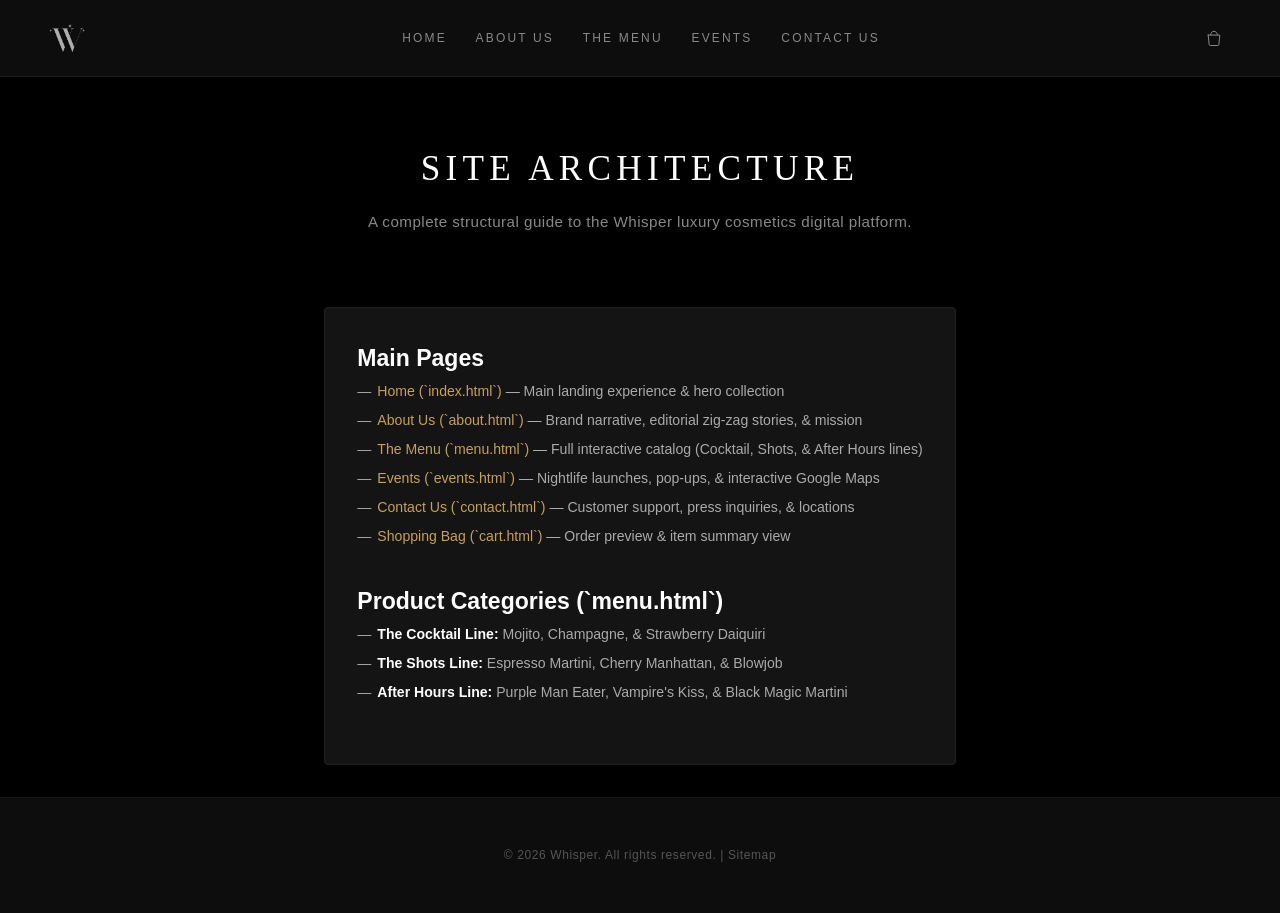
<file: sitemap.html>
<!DOCTYPE html>
<html lang="en">
<head>
    <meta charset="UTF-8">
    <meta name="viewport" content="width=device-width, initial-scale=1.0">
    <link rel="stylesheet" href="css/styles.css">
    <title>Whisper | Sitemap</title>
</head>
<body>

<header class="site-header">
    <a href="index.html" class="logo-link" aria-label="Whisper Home">
        <img src="images/whisper_logo.png" alt="Whisper Logo" class="logo-img">
    </a>

    <nav class="main-nav" aria-label="Main Navigation">
        <a href="index.html">HOME</a>
        <a href="about.html">ABOUT US</a>
        <a href="menu.html">THE MENU</a>
        <a href="events.html">EVENTS</a>
        <a href="contact.html">CONTACT US</a>
    </nav>

    <div class="header-actions">
        <a href="cart.html" class="cart-link" aria-label="Shopping Bag">
            <svg class="tote-icon" viewBox="0 0 24 24" fill="none" xmlns="http://www.w3.org/2000/svg">
                <path d="M8 8C8 5.79086 9.79086 4 12 4C14.2091 4 16 5.79086 16 8" stroke="currentColor" stroke-width="1.2" stroke-linecap="round"/>
                <path d="M5 8.5H19L17.8 20C17.7 20.6 17.2 21 16.6 21H7.4C6.8 21 6.3 20.6 6.2 20L5 8.5Z" stroke="currentColor" stroke-width="1.2" stroke-linecap="round" stroke-linejoin="round"/>
            </svg>
            <span class="cart-label"></span>
        </a>
    </div>
</header>

<main>
    <section class="events-hero">
        <h1>SITE ARCHITECTURE</h1>
        <p>A complete structural guide to the Whisper luxury cosmetics digital platform.</p>
    </section>

    <div class="events-container" style="max-width: 900px; margin: 0 auto; padding: 2rem;">
        <article class="event-card" style="display: block; padding: 2rem;">
            <h2>Main Pages</h2>
            <ul class="event-highlights" style="margin-bottom: 2rem;">
                <li><a href="index.html" style="color: var(--accent-gold, #c5a059);">Home (`index.html`)</a> — Main landing experience & hero collection</li>
                <li><a href="about.html" style="color: var(--accent-gold, #c5a059);">About Us (`about.html`)</a> — Brand narrative, editorial zig-zag stories, & mission</li>
                <li><a href="menu.html" style="color: var(--accent-gold, #c5a059);">The Menu (`menu.html`)</a> — Full interactive catalog (Cocktail, Shots, & After Hours lines)</li>
                <li><a href="events.html" style="color: var(--accent-gold, #c5a059);">Events (`events.html`)</a> — Nightlife launches, pop-ups, & interactive Google Maps</li>
                <li><a href="contact.html" style="color: var(--accent-gold, #c5a059);">Contact Us (`contact.html`)</a> — Customer support, press inquiries, & locations</li>
                <li><a href="cart.html" style="color: var(--accent-gold, #c5a059);">Shopping Bag (`cart.html`)</a> — Order preview & item summary view</li>
            </ul>

            <h2>Product Categories (`menu.html`)</h2>
            <ul class="event-highlights">
                <li><strong>The Cocktail Line:</strong> Mojito, Champagne, & Strawberry Daiquiri</li>
                <li><strong>The Shots Line:</strong> Espresso Martini, Cherry Manhattan, & Blowjob</li>
                <li><strong>After Hours Line:</strong> Purple Man Eater, Vampire's Kiss, & Black Magic Martini</li>
            </ul>
        </article>
    </div>
</main>

<footer class="site-footer">
    <p>&copy; 2026 Whisper. All rights reserved. | <a href="sitemap.html" style="color: inherit;">Sitemap</a></p>
</footer>

</body>
</html>
</file>
<file: css/styles.css>
/* ==========================================================================
   1. GLOBAL RESET & DESIGN TOKENS
   ========================================================================== */
:root {
    --bg-dark: #000000;
    --bg-card: #141414;
    --bg-header: #0d0d0d;
    --border-color: #1a1a1a;
    --border-card: #222222;
    --text-main: #ffffff;
    --text-muted: #888888;
    --text-subtle: #aaaaaa;
    --accent-gold: #c5a059;
    --font-heading: 'Times New Roman', Times, serif;
    --font-body: Arial, sans-serif;
}

* {
    margin: 0;
    padding: 0;
    box-sizing: border-box;
}

body {
    background-color: var(--bg-dark);
    color: var(--text-main);
    font-family: var(--font-body);
    font-size: clamp(0.88rem, 1.2vw, 1rem);
    line-height: 1.6;
    -webkit-font-smoothing: antialiased;
    overflow-x: hidden;
}

a {
    color: inherit;
    text-decoration: none;
}

img {
    max-width: 100%;
    display: block;
}

/* Accessibility Focus States */
a:focus-visible,
button:focus-visible,
input:focus-visible,
textarea:focus-visible {
    outline: 2px solid var(--accent-gold);
    outline-offset: 3px;
}

/* ==========================================================================
   2. HEADER & NAVIGATION (Single Source of Truth)
   ========================================================================== */
.site-header {
    display: flex;
    justify-content: space-between;
    align-items: center;
    padding: 1.2rem 3rem;
    background-color: var(--bg-header);
    border-bottom: 1px solid var(--border-color);
    position: sticky;
    top: 0;
    z-index: 1000;
}

.logo-link {
    display: flex;
    align-items: center;
    text-decoration: none;
}

.logo-img {
    height: 38px;
    width: auto;
    display: block;
    object-fit: contain;
}

.logo {
    font-family: var(--font-heading);
    font-size: 2rem;
    font-weight: bold;
    letter-spacing: 0.1em;
    color: var(--text-main);
}

.main-nav {
    display: flex;
    gap: 1.8rem;
    align-items: center;
}

.main-nav a {
    font-family: var(--font-body);
    font-size: clamp(0.7rem, 1vw, 0.75rem);
    color: var(--text-muted);
    text-transform: uppercase;
    letter-spacing: 0.18em;
    transition: color 0.3s ease;
}

.main-nav a:hover,
.main-nav a.active {
    color: var(--text-main);
}

.main-nav a.active {
    font-weight: bold;
    position: relative;
}

.main-nav a.active::after {
    content: '';
    position: absolute;
    left: 0;
    bottom: -0.4rem;
    width: 100%;
    height: 1.5px;
    background-color: var(--text-main);
}

.header-actions {
    display: flex;
    align-items: center;
}

.cart-link {
    display: flex;
    align-items: center;
    gap: 0.5rem;
    color: var(--text-muted);
    transition: color 0.3s ease;
    margin-left: 0.5rem;
}

.cart-link:hover {
    color: var(--text-main);
}

.tote-icon {
    width: 20px;
    height: 20px;
    display: block;
    transition: transform 0.3s ease;
}

.cart-link:hover .tote-icon {
    transform: translateY(-1px);
}

.cart-label {
    font-family: var(--font-body);
    font-size: 0.75rem;
    letter-spacing: 0.18em;
    text-transform: uppercase;
}

/* ==========================================================================
   3. HOME PAGE (Hero Section Fix)
   ========================================================================== */
.hero-grind,
.hero-grid {
    position: relative;
    width: 100%;
    min-height: calc(100vh - 80px);
    display: flex;
    align-items: center;
    justify-content: center;
    overflow: hidden;
    background-color: #000000;
}

.hero-media {
    position: absolute;
    top: 0;
    left: 0;
    width: 100%;
    height: 100%;
    z-index: 1;
    pointer-events: none;
    background: transparent !important;
}

.hero-image-wrapper {
    width: 100%;
    height: 100%;
}

.hero-image-wrapper img {
    width: 100%;
    height: 100%;
    object-fit: cover;
    object-position: center;
    opacity: 0.35;
}

.hero-content {
    position: relative;
    z-index: 2;
    text-align: center;
    max-width: 700px;
    padding: 2rem;
    background: transparent !important;
}

.hero-content h1 {
    font-family: var(--font-heading);
    font-size: clamp(2.2rem, 5vw, 3.8rem);
    font-weight: 400;
    line-height: 1.1;
    letter-spacing: 0.08em;
    margin-bottom: 2rem;
    text-transform: uppercase;
}

.hero-content p {
    font-size: clamp(0.85rem, 1.5vw, 0.95rem);
    color: #dddddd;
    line-height: 1.8;
    margin: 0 auto 1.5rem auto;
    max-width: 580px;
}

.hero-subtext {
    color: var(--text-main) !important;
    font-size: 0.9rem !important;
    margin-top: 2rem !important;
}

/* ==========================================================================
   4. ABOUT US PAGE
   ========================================================================== */
.about-section {
    max-width: 750px;
    margin: 0 auto;
    padding: 3rem 2rem;
    display: flex;
    flex-direction: column;
    gap: 4rem;
}

.text-image-block {
    display: grid;
    grid-template-columns: 1fr 1fr;
    gap: 3.5rem;
    align-items: center;
}

.text-image-block:nth-child(even) {
    direction: rtl;
}

.text-image-block:nth-child(even) .block-text {
    direction: ltr;
}

.block-text h1,
.block-text h2 {
    font-family: var(--font-heading);
    font-size: clamp(1.4rem, 2.5vw, 1.8rem);
    font-weight: 400;
    letter-spacing: 0.08em;
    text-transform: uppercase;
    margin-bottom: 1rem;
}

.block-text p {
    color: #cccccc;
    font-size: clamp(0.85rem, 1.2vw, 0.92rem);
    line-height: 1.7;
    margin-bottom: 1rem;
}

.block-text strong {
    color: var(--text-main);
}

.block-media {
    width: 100%;
    aspect-ratio: 1 / 1;
    background-color: var(--bg-dark);
    border: 1px solid var(--border-color);
    overflow: hidden;
}

.block-media img {
    width: 100%;
    height: 100%;
    object-fit: cover;
    object-position: center;
}

/* ==========================================================================
   5. MENU / SHOP PAGE
   ========================================================================== */
.menu-category {
    max-width: 1000px;
    margin: 0 auto;
    padding: 4rem 2rem;
    border-bottom: 1px solid var(--border-color);
}

.menu-category:last-of-type {
    border-bottom: none;
}

.category-header {
    text-align: center;
    max-width: 750px;
    margin: 0 auto 3.5rem auto;
}

.category-header h2 {
    font-family: var(--font-heading);
    font-size: clamp(1.5rem, 3vw, 2rem);
    font-weight: 400;
    letter-spacing: 0.1em;
    text-transform: uppercase;
    margin-bottom: 1rem;
}

.category-header p {
    color: var(--text-muted);
    font-size: clamp(0.8rem, 1.2vw, 0.85rem);
    line-height: 1.7;
}

.product-grid {
    display: grid;
    grid-template-columns: repeat(3, 1fr);
    gap: 2.5rem 1.8rem;
}

.product-card {
    display: flex;
    flex-direction: column;
    background-color: var(--bg-dark);
    overflow: hidden;
}

.product-card img {
    width: 100%;
    aspect-ratio: 4 / 5;
    object-fit: cover;
    object-position: center 20%; 
    transform: scale(1.05);
    margin-bottom: 1.2rem;
}

.product-info {
    display: flex;
    flex-direction: column;
    gap: 0.3rem;
}

.product-info h3 {
    font-family: var(--font-heading);
    font-size: 1.1rem;
    font-weight: 400;
    letter-spacing: 0.05em;
    margin-bottom: 0.1rem;
}

.product-type {
    font-size: 0.72rem;
    color: #777777;
    text-transform: uppercase;
    letter-spacing: 0.05em;
}

.product-info p:not(.product-type) {
    font-size: clamp(0.75rem, 1vw, 0.8rem);
    color: #999999;
    line-height: 1.4;
    margin-top: 0.2rem;
}

.price {
    font-size: 0.85rem;
    color: var(--text-main);
    font-weight: 500;
    margin-top: 0.5rem;
}

/* ==========================================================================
   6. EVENTS PAGE
   ========================================================================== */
.events-hero {
    text-align: center;
    padding: 4rem 1.5rem 2.5rem;
    max-width: 800px;
    margin: 0 auto;
}

.events-hero h1 {
    font-family: var(--font-heading);
    font-size: clamp(1.8rem, 3.5vw, 2.2rem);
    font-weight: 400;
    letter-spacing: 0.15em;
    text-transform: uppercase;
    color: var(--text-main);
    margin-bottom: 0.8rem;
}

.events-hero p {
    color: var(--text-muted);
    font-size: clamp(0.85rem, 1.3vw, 0.95rem);
    letter-spacing: 0.03em;
    line-height: 1.6;
}

.events-container {
    max-width: 1100px;
    margin: 0 auto;
    padding: 0 1.5rem 5rem;
    display: flex;
    flex-direction: column;
    gap: 2.5rem;
}

.event-card {
    background-color: var(--bg-card);
    border: 1px solid var(--border-card);
    border-radius: 4px;
    padding: 2.5rem;
    display: grid;
    grid-template-columns: 1fr 450px;
    gap: 3rem;
    align-items: center;
    transition: border-color 0.3s ease;
}

.event-card:hover {
    border-color: #333333;
}

.event-details h2 {
    font-family: var(--font-heading);
    font-size: clamp(1.4rem, 2.5vw, 1.8rem);
    font-weight: 400;
    letter-spacing: 0.08em;
    color: var(--text-main);
    margin-bottom: 1.25rem;
}

.event-meta {
    font-size: 0.88rem;
    color: var(--text-subtle);
    margin-bottom: 0.5rem;
    line-height: 1.5;
}

.event-meta strong {
    color: var(--text-main);
}

.event-meta:last-of-type {
    display: inline-block;
    border: 1px solid var(--text-main);
    padding: 0.35rem 0.75rem;
    margin-top: 0.25rem;
    margin-bottom: 1.25rem;
    border-radius: 2px;
    background-color: rgba(255, 255, 255, 0.03);
}

.event-description {
    color: var(--text-muted);
    font-size: clamp(0.8rem, 1.2vw, 0.88rem);
    line-height: 1.6;
    margin-bottom: 2rem;
}

.event-description p strong {
    color: var(--text-main);
    font-size: 0.9rem;
    letter-spacing: 0.05em;
    text-transform: uppercase;
    display: inline-block;
    margin-top: 1.2rem;
    margin-bottom: 0.3rem;
}

.event-highlights {
    list-style: none; 
    padding-left: 0;
    margin: 0 0 1.5rem 0;
}

.event-highlights li {
    font-size: clamp(0.8rem, 1.2vw, 0.88rem);
    color: var(--text-subtle); 
    padding: 0.25rem 0;
    position: relative;
    padding-left: 1.25rem; 
    line-height: 1.5;
}

.event-highlights li::before {
    content: "—";
    position: absolute;
    left: 0;
    color: var(--text-main); 
    opacity: 0.6; 
}

.event-highlights strong {
    color: var(--text-main); 
    font-weight: 600;
}

.btn {
    display: inline-block;
    width: 100%;
    padding: 0.8rem 1.8rem;
    font-family: var(--font-body);
    font-size: 0.8rem;
    font-weight: bold;
    text-transform: uppercase;
    letter-spacing: 0.15em;
    text-align: center;
    cursor: pointer;
    background-color: transparent;
    color: var(--text-main);
    border: 1px solid var(--text-main);
    border-radius: 2px;
    transition: all 0.3s ease;
}

.btn:hover {
    background-color: var(--text-main);
    color: var(--bg-header);
}

/* ==========================================================================
   7. CONTACT US PAGE & FORM
   ========================================================================== */
.contact-intro {
    text-align: center;
    padding: 4rem 1.5rem 2.5rem;
    max-width: 800px;
    margin: 0 auto;
}

.contact-intro h1 {
    font-family: var(--font-heading);
    font-size: clamp(1.8rem, 3.5vw, 2.2rem);
    font-weight: 400;
    letter-spacing: 0.2em;
    text-transform: uppercase;
    color: var(--text-main);
    margin-bottom: 0.8rem;
}

.contact-intro p {
    font-family: var(--font-body);
    font-size: clamp(0.85rem, 1.3vw, 0.95rem);
    color: var(--text-muted);
    letter-spacing: 0.03em;
    line-height: 1.6;
}

.contact-grid {
    display: flex;
    max-width: 1200px;
    margin: 0 auto;
    padding: 0 1.5rem 5rem;
    gap: 3rem;
}

.contact-form-section {
    flex: 1;
    background-color: var(--bg-card);
    border: 1px solid var(--border-card);
    border-radius: 4px;
    padding: 3rem;
}

.contact-form-section h2 {
    font-family: var(--font-heading);
    font-size: clamp(1.3rem, 2.2vw, 1.6rem);
    font-weight: 400;
    letter-spacing: 0.1em;
    color: var(--text-main);
    margin-bottom: 2rem;
}

.form-group {
    margin-bottom: 1.5rem;
}

.form-group label {
    display: block;
    font-family: var(--font-body);
    font-size: 0.8rem;
    font-weight: bold;
    text-transform: uppercase;
    letter-spacing: 0.1em;
    color: var(--text-main);
    margin-bottom: 0.6rem;
}

.form-group input,
.form-group textarea {
    width: 100%;
    padding: 1rem;
    font-family: var(--font-body);
    font-size: 0.85rem;
    color: var(--text-main);
    background-color: var(--bg-header);
    border: 1px solid #2a2a2a;
    border-radius: 2px;
    transition: border-color 0.3s ease;
}

.form-group input::placeholder,
.form-group textarea::placeholder {
    color: #555555;
}

.form-group input:focus,
.form-group textarea:focus {
    outline: none;
    border-color: var(--text-main);
}

.form-group textarea {
    resize: vertical;
}

.contact-info-section {
    flex: 1;
    display: flex;
    flex-direction: column;
    gap: 1.5rem;
}

.location-box,
.direct-reach {
    background-color: var(--bg-card);
    border: 1px solid var(--border-card);
    border-radius: 4px;
    padding: 2.5rem;
}

.contact-info-section h2 {
    font-family: var(--font-heading);
    font-size: clamp(1.2rem, 2vw, 1.4rem);
    font-weight: 400;
    letter-spacing: 0.1em;
    color: var(--text-main);
    margin-bottom: 1rem;
}

.location-box address,
.location-box p,
.direct-reach .contact-links li,
.direct-reach .contact-links a {
    font-family: var(--font-body);
    font-size: 0.85rem;
    color: var(--text-subtle);
    font-style: normal;
    line-height: 1.7;
}

.location-box address {
    margin-bottom: 1rem;
}

.location-box p {
    color: #666666;
    font-style: italic;
}

.contact-links {
    list-style: none;
}

.contact-links li {
    display: flex;
    gap: 0.5rem;
    margin-bottom: 0.5rem;
}

.contact-links strong {
    font-weight: bold;
    color: var(--text-main);
}

.contact-links a {
    transition: color 0.3s ease;
}

.contact-links a:hover {
    color: var(--text-main);
}

/* ==========================================================================
   8. MAP WRAPPER
   ========================================================================== */
.map-wrapper {
    width: 100%;
    height: 300px;
    border-radius: 4px;
    overflow: hidden;
    border: 1px solid var(--border-card);
    background-color: #1c1c1c;
    position: relative;
    display: flex;
    flex-direction: column;
    justify-content: space-between;
    align-items: center;
    padding: 1.5rem 0;
}

.map-wrapper iframe {
    width: 100%;
    height: 100%;
    border: 0;
    filter: grayscale(100%) invert(92%) contrast(83%);  
}

/* Fallback Decorative Map Styles */
.map-wrapper::before {
    content: '';
    position: absolute;
    width: 100%;
    height: 100%;
    background-image: linear-gradient(to right, #252525 1px, transparent 1px), linear-gradient(to bottom, #252525 1px, transparent 1px);
    background-size: 25% 33.33%;
    top: 0;
    left: 0;
    z-index: 1;
}

.map-line {
    position: absolute;
    width: 100%;
    height: 100%;
    top: 0;
    left: 0;
    z-index: 2;
}

.map-line path {
    stroke: #333333;
    stroke-width: 5;
    fill: none;
}

.map-pin {
    width: 1.2rem;
    height: 1.2rem;
    background-color: var(--text-main);
    border-radius: 50%;
    position: absolute;
    top: 50%;
    left: 50%;
    transform: translate(-50%, -50%);
    z-index: 3;
    display: flex;
    justify-content: center;
    align-items: center;
}

.map-pin::after {
    content: '';
    width: 0.5rem;
    height: 0.5rem;
    background-color: var(--bg-header);
    border-radius: 50%;
}

.map-text {
    font-family: var(--font-body);
    font-size: 0.75rem;
    color: #666666;
    z-index: 3;
    margin-top: auto;
}

/* ==========================================================================
   9. FOOTER (Single Source of Truth)
   ========================================================================== */
.site-footer {
    text-align: center;
    padding: 3rem 1rem;
    border-top: 1px solid var(--border-color);
    background-color: var(--bg-header);
}

.site-footer p {
    font-family: var(--font-body);
    font-size: 0.75rem;
    color: #555555;
    letter-spacing: 0.05em;
}

/* ==========================================================================
   10. CONSOLIDATED RESPONSIVE BREAKPOINTS
   ========================================================================== */
@media (max-width: 992px) {
    .product-grid {
        grid-template-columns: repeat(2, 1fr);
    }
}

@media (max-width: 900px) {
    .site-header {
        flex-direction: column;
        gap: 1.2rem;
        padding: 1rem 1.5rem;
    }

    .main-nav {
        gap: 1.2rem;
        flex-wrap: wrap;
        justify-content: center;
    }

    .contact-grid {
        flex-direction: column;
        padding: 0 1rem 3rem;
    }

    .contact-form-section {
        padding: 2rem;
    }

    .event-card {
        grid-template-columns: 1fr;
        gap: 2rem;
        padding: 1.8rem;
    }

    .map-wrapper {
        height: 250px;
    }
}

@media (max-width: 768px) {
    .text-image-block {
        grid-template-columns: 1fr;
    }

    .product-grid {
        grid-template-columns: 1fr;
    }

    .block-media {
        height: auto;
        aspect-ratio: 4 / 5;
    }
}

/* ==========================================================================
   1. GLOBAL RESET & DESIGN TOKENS
   ========================================================================== */
:root {
    --bg-dark: #000000;
    --bg-card: #141414;
    --bg-header: #0d0d0d;
    --border-color: #1a1a1a;
    --border-card: #222222;
    --text-main: #ffffff;
    --text-muted: #888888;
    --text-subtle: #aaaaaa;
    --accent-gold: #c5a059;
    --font-heading: 'Times New Roman', Times, serif;
    --font-body: Arial, sans-serif;
}

* {
    margin: 0;
    padding: 0;
    box-sizing: border-box;
}

body {
    background-color: var(--bg-dark);
    color: var(--text-main);
    font-family: var(--font-body);
    font-size: clamp(0.88rem, 1.2vw, 1rem);
    line-height: 1.6;
    -webkit-font-smoothing: antialiased;
    overflow-x: hidden;
}

a {
    color: inherit;
    text-decoration: none;
}

img {
    max-width: 100%;
    display: block;
}

/* Accessibility Focus States */
a:focus-visible,
button:focus-visible,
input:focus-visible,
textarea:focus-visible {
    outline: 2px solid var(--accent-gold);
    outline-offset: 3px;
}

/* ==========================================================================
   2. HEADER & NAVIGATION
   ========================================================================== */
.site-header {
    display: flex;
    justify-content: space-between;
    align-items: center;
    padding: 1.2rem 3rem;
    background-color: var(--bg-header);
    border-bottom: 1px solid var(--border-color);
    position: sticky;
    top: 0;
    z-index: 1000;
}

.logo-link {
    display: flex;
    align-items: center;
    text-decoration: none;
}

.logo-img {
    height: 38px;
    width: auto;
    display: block;
    object-fit: contain;
}

.main-nav {
    display: flex;
    gap: 1.8rem;
    align-items: center;
}

.main-nav a {
    font-family: var(--font-body);
    font-size: clamp(0.7rem, 1vw, 0.75rem);
    color: var(--text-muted);
    text-transform: uppercase;
    letter-spacing: 0.18em;
    transition: color 0.3s ease;
}

.main-nav a:hover,
.main-nav a.active {
    color: var(--text-main);
}

.main-nav a.active {
    font-weight: bold;
    position: relative;
}

.main-nav a.active::after {
    content: '';
    position: absolute;
    left: 0;
    bottom: -0.4rem;
    width: 100%;
    height: 1.5px;
    background-color: var(--text-main);
}

.header-actions {
    display: flex;
    align-items: center;
}

.cart-link {
    display: flex;
    align-items: center;
    gap: 0.5rem;
    color: var(--text-muted);
    transition: color 0.3s ease;
    margin-left: 0.5rem;
}

.cart-link:hover {
    color: var(--text-main);
}

.tote-icon {
    width: 20px;
    height: 20px;
    display: block;
    transition: transform 0.3s ease;
}

.cart-link:hover .tote-icon {
    transform: translateY(-1px);
}

.cart-label {
    font-family: var(--font-body);
    font-size: 0.75rem;
    letter-spacing: 0.18em;
    text-transform: uppercase;
}

/* ==========================================================================
   3. MAIN & MENU CENTERING
   ========================================================================== */
main {
    width: 100%;
    display: flex;
    flex-direction: column;
    align-items: center;
}

.menu-category {
    width: 100%;
    max-width: 1200px;
    margin: 0 auto;
    padding: 4rem 2rem;
    border-bottom: 1px solid var(--border-color);
    box-sizing: border-box;
}

.menu-category:last-of-type {
    border-bottom: none;
}

.category-header {
    text-align: center;
    max-width: 750px;
    margin: 0 auto 3.5rem auto;
}

.category-header h2 {
    font-family: var(--font-heading);
    font-size: clamp(1.5rem, 3vw, 2rem);
    font-weight: 400;
    letter-spacing: 0.1em;
    text-transform: uppercase;
    margin-bottom: 1rem;
}

.category-header p {
    color: var(--text-muted);
    font-size: clamp(0.8rem, 1.2vw, 0.85rem);
    line-height: 1.7;
}

.product-grid {
    display: grid;
    grid-template-columns: repeat(3, 1fr);
    gap: 2.5rem 1.8rem;
    width: 100%;
}

.product-card {
    display: flex;
    flex-direction: column;
    background-color: var(--bg-dark);
    overflow: hidden;
}

.product-card img {
    width: 100%;
    aspect-ratio: 4 / 5;
    object-fit: cover;
    object-position: center 20%; 
    transform: scale(1.05);
    margin-bottom: 1.2rem;
}

.product-info {
    display: flex;
    flex-direction: column;
    gap: 0.3rem;
}

.product-info h3 {
    font-family: var(--font-heading);
    font-size: 1.1rem;
    font-weight: 400;
    letter-spacing: 0.05em;
    margin-bottom: 0.1rem;
}

.product-type {
    font-size: 0.72rem;
    color: #777777;
    text-transform: uppercase;
    letter-spacing: 0.05em;
}

.product-info p:not(.product-type) {
    font-size: clamp(0.75rem, 1vw, 0.8rem);
    color: #999999;
    line-height: 1.4;
    margin-top: 0.2rem;
}

.price {
    font-size: 0.85rem;
    color: var(--text-main);
    font-weight: 500;
    margin-top: 0.5rem;
}

/* Takealot-Style Quantity Inputs */
.qty-selector-container {
    display: flex;
    align-items: center;
    gap: 0.5rem;
    margin-top: 0.8rem;
}

.qty-label {
    font-size: 0.75rem;
    color: var(--text-muted);
    text-transform: uppercase;
    letter-spacing: 0.05em;
}

.item-qty-input {
    width: 65px;
    padding: 0.35rem;
    background-color: var(--bg-header);
    color: var(--text-main);
    border: 1px solid var(--border-card);
    border-radius: 2px;
    text-align: center;
    font-family: var(--font-body);
    font-size: 0.85rem;
}

.item-qty-input:focus {
    outline: none;
    border-color: var(--text-main);
}

.btn {
    display: inline-block;
    width: 100%;
    padding: 0.8rem 1.8rem;
    font-family: var(--font-body);
    font-size: 0.8rem;
    font-weight: bold;
    text-transform: uppercase;
    letter-spacing: 0.15em;
    text-align: center;
    cursor: pointer;
    background-color: transparent;
    color: var(--text-main);
    border: 1px solid var(--text-main);
    border-radius: 2px;
    transition: all 0.3s ease;
    margin-top: 0.8rem;
}

.btn:hover {
    background-color: var(--text-main);
    color: var(--bg-header);
}

/* ==========================================================================
   4. FOOTER & RESPONSIVE BREAKPOINTS
   ========================================================================== */
.site-footer {
    text-align: center;
    padding: 3rem 1rem;
    border-top: 1px solid var(--border-color);
    background-color: var(--bg-header);
}

.site-footer p {
    font-family: var(--font-body);
    font-size: 0.75rem;
    color: #555555;
    letter-spacing: 0.05em;
}

@media (max-width: 992px) {
    .product-grid {
        grid-template-columns: repeat(2, 1fr);
    }
}

@media (max-width: 900px) {
    .site-header {
        flex-direction: column;
        gap: 1.2rem;
        padding: 1rem 1.5rem;
    }

    .main-nav {
        gap: 1.2rem;
        flex-wrap: wrap;
        justify-content: center;
    }
}

@media (max-width: 768px) {
    .product-grid {
        grid-template-columns: 1fr;
    }
}

/* Mobile adjustments for header & menu layout */
@media (max-width: 768px) {
  /* Keep navigation items in one single row */
  header nav ul,
  .nav-links {
    display: flex;
    flex-direction: row;
    flex-wrap: nowrap;
    justify-content: center;
    align-items: center;
    gap: 8px; /* Small gap to ensure links fit comfortably across the screen */
  }

  header nav a,
  .nav-links a {
    font-size: 0.65rem; /* Slightly smaller text size for mobile width fit */
    white-space: nowrap;
  }

  /* Force the product grid to display 3 items per row on mobile */
  .product-grid,
  .menu-grid {
    display: grid;
    grid-template-columns: repeat(3, 1fr);
    gap: 10px; /* Compact spacing between columns on small screens */
  }

  /* Ensure text & card content scales down nicely in tight columns */
  .product-card h3 {
    font-size: 0.75rem;
  }

  .product-card p {
    font-size: 0.6rem;
  }
}
/* Mobile adjustments for header & menu layout */
@media (max-width: 768px) {
  /* Keep navigation items in one single row */
  header nav ul,
  .nav-links {
    display: flex;
    flex-direction: row;
    flex-wrap: nowrap;
    justify-content: center;
    align-items: center;
    gap: 8px;
  }

  header nav a,
  .nav-links a {
    font-size: 0.65rem;
    white-space: nowrap;
  }

  /* Force the product grid to display 2 items per row on mobile */
  .product-grid,
  .menu-grid {
    display: grid;
    grid-template-columns: repeat(2, 1fr);
    gap: 12px; /* Balanced spacing between the two columns */
  }

  /* Ensure text scales cleanly inside the two-column grid */
  .product-card h3 {
    font-size: 0.8rem;
  }

  .product-card p {
    font-size: 0.65rem;
  }
}
@media (max-width: 768px) {
  /* Keep all nav links in one single row with smooth horizontal scrolling */
  header nav ul,
  .nav-links {
    display: flex;
    flex-direction: row;
    flex-wrap: nowrap;
    overflow-x: auto;
    -webkit-overflow-scrolling: touch;
    justify-content: flex-start;
    align-items: center;
    gap: 16px;
    padding: 6px 12px;
    width: 100%;
    scrollbar-width: none; /* Hides scrollbar for a clean luxury look */
  }

  /* Hide scrollbar for Chrome/Safari */
  header nav ul::-webkit-scrollbar,
  .nav-links::-webkit-scrollbar {
    display: none;
  }

  header nav a,
  .nav-links a {
    font-size: 0.8rem; /* Clean, readable size */
    white-space: nowrap;
    padding: 4px 2px;
  }

  /* Maintain 2 items per row for your product grid */
  .product-grid,
  .menu-grid {
    display: grid;
    grid-template-columns: repeat(2, 1fr);
    gap: 12px;
  }

  .product-card h3 {
    font-size: 0.8rem;
  }

  .product-card p {
    font-size: 0.65rem;
  }
}
</file>
